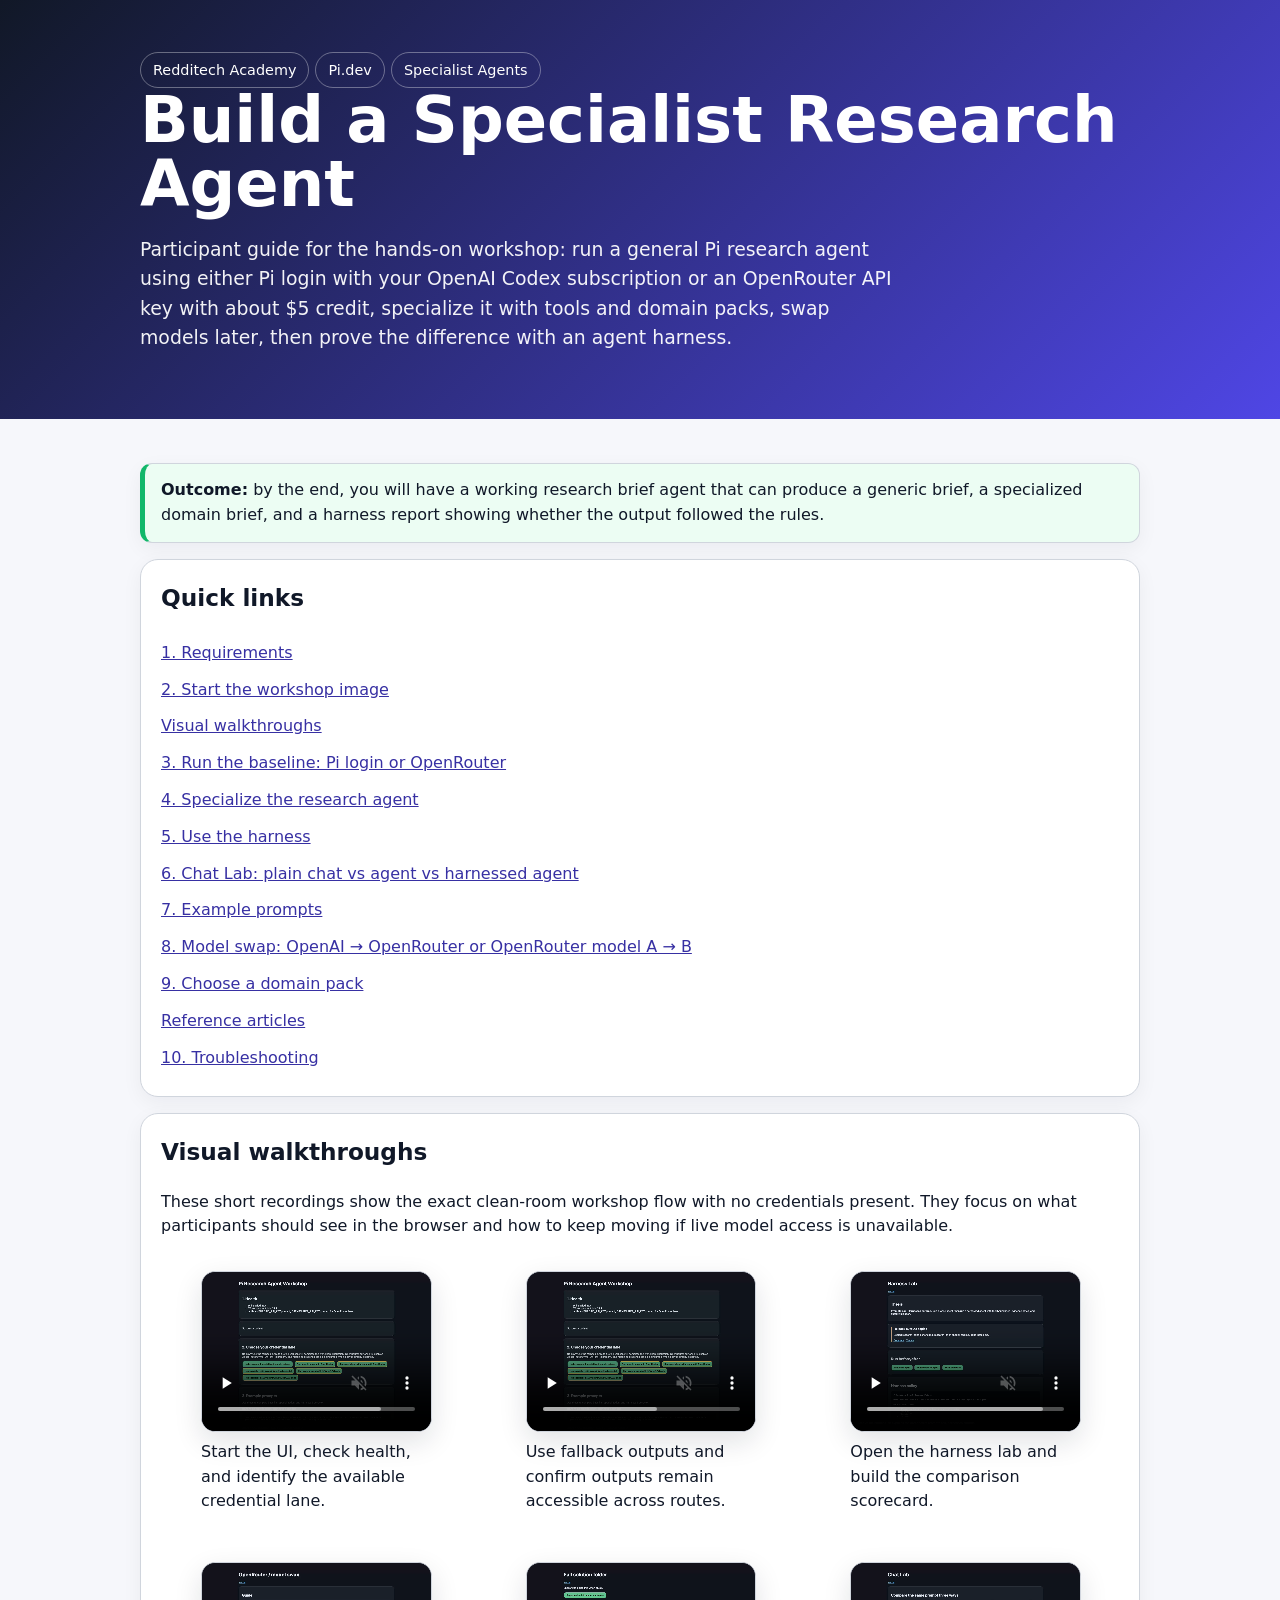
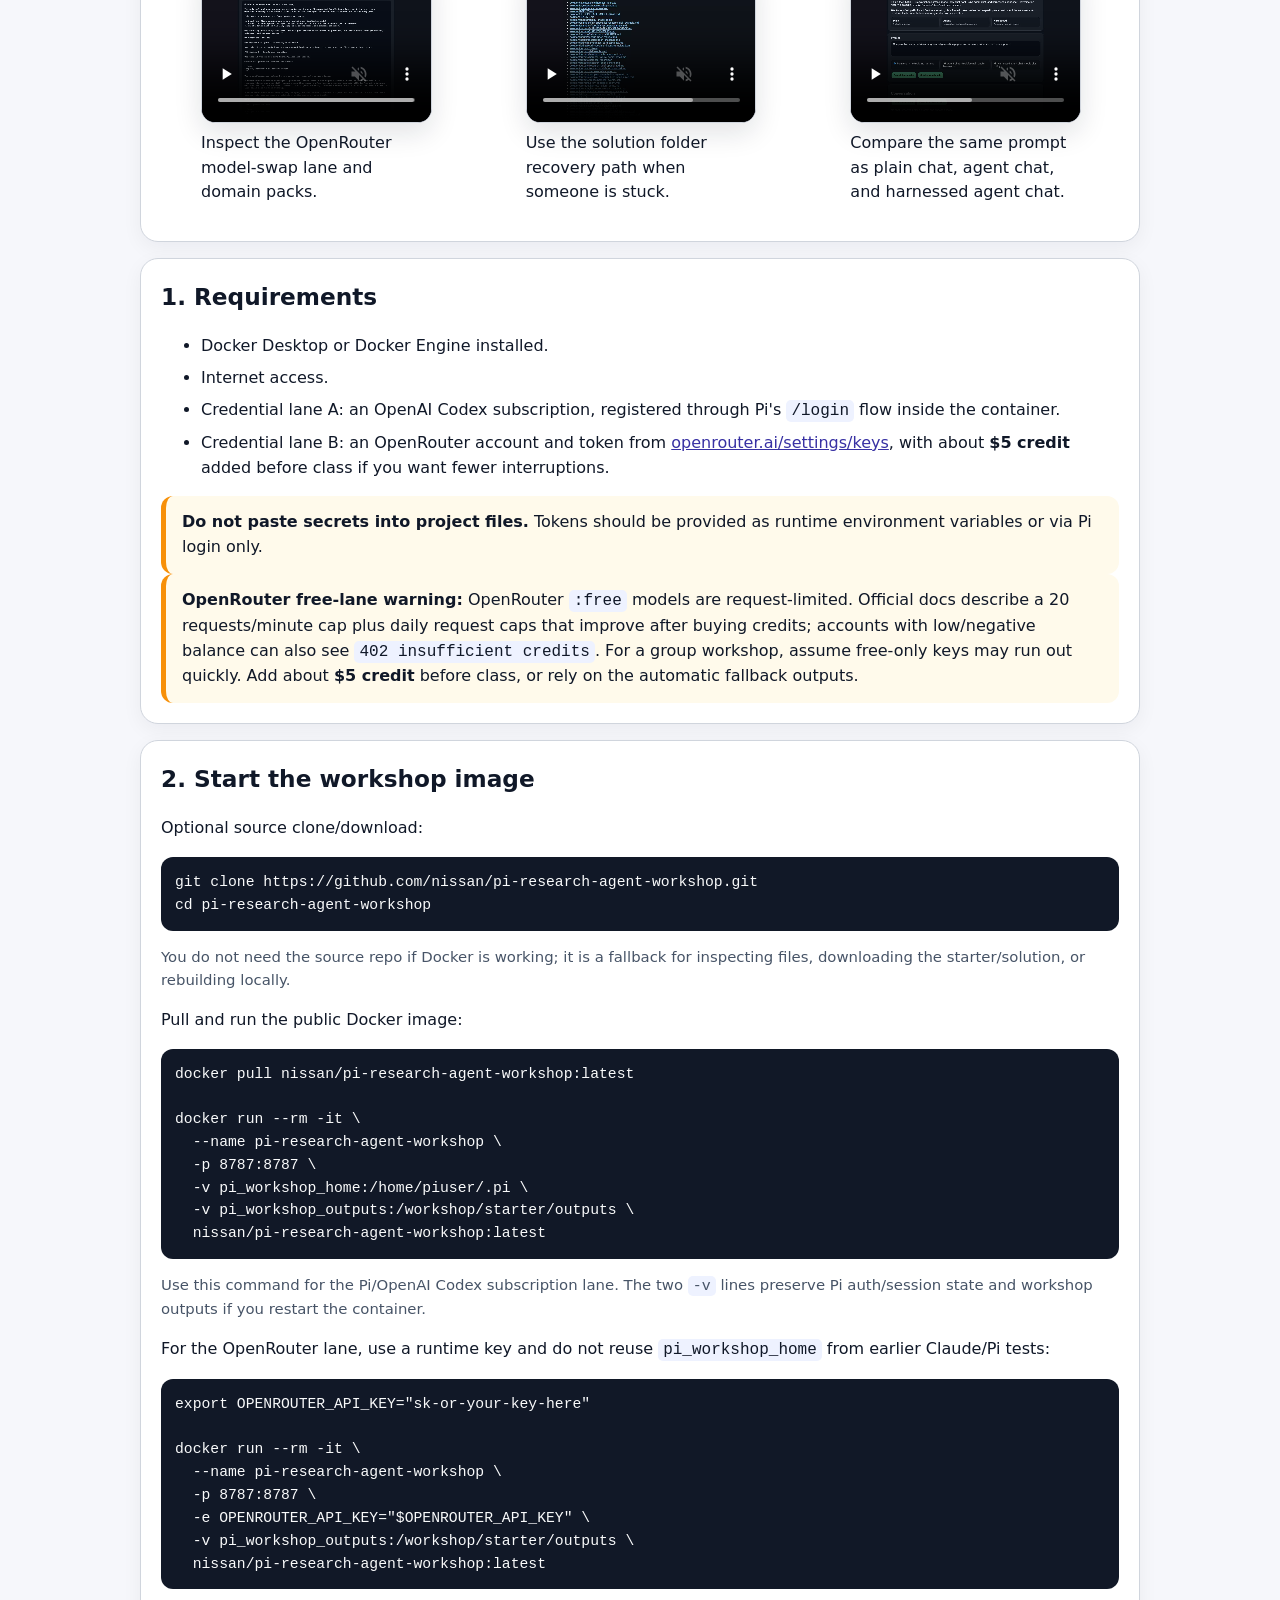
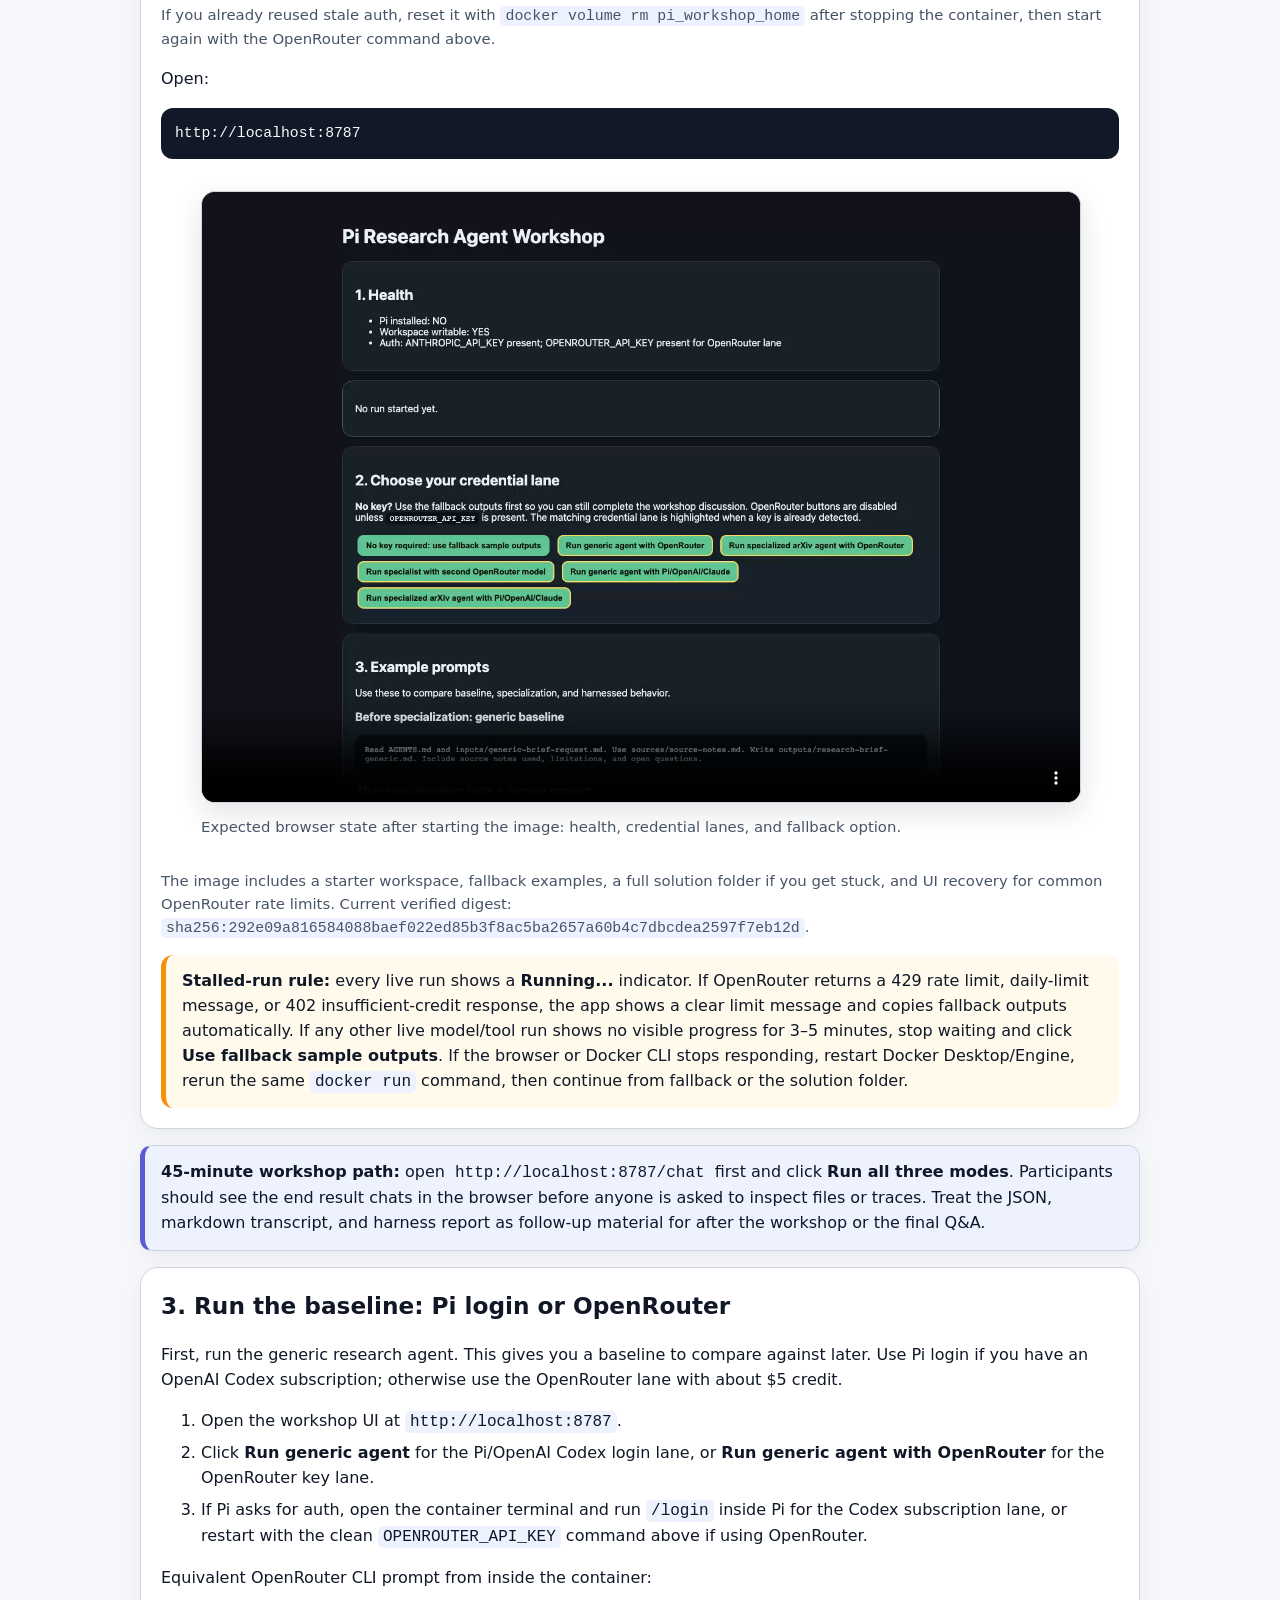
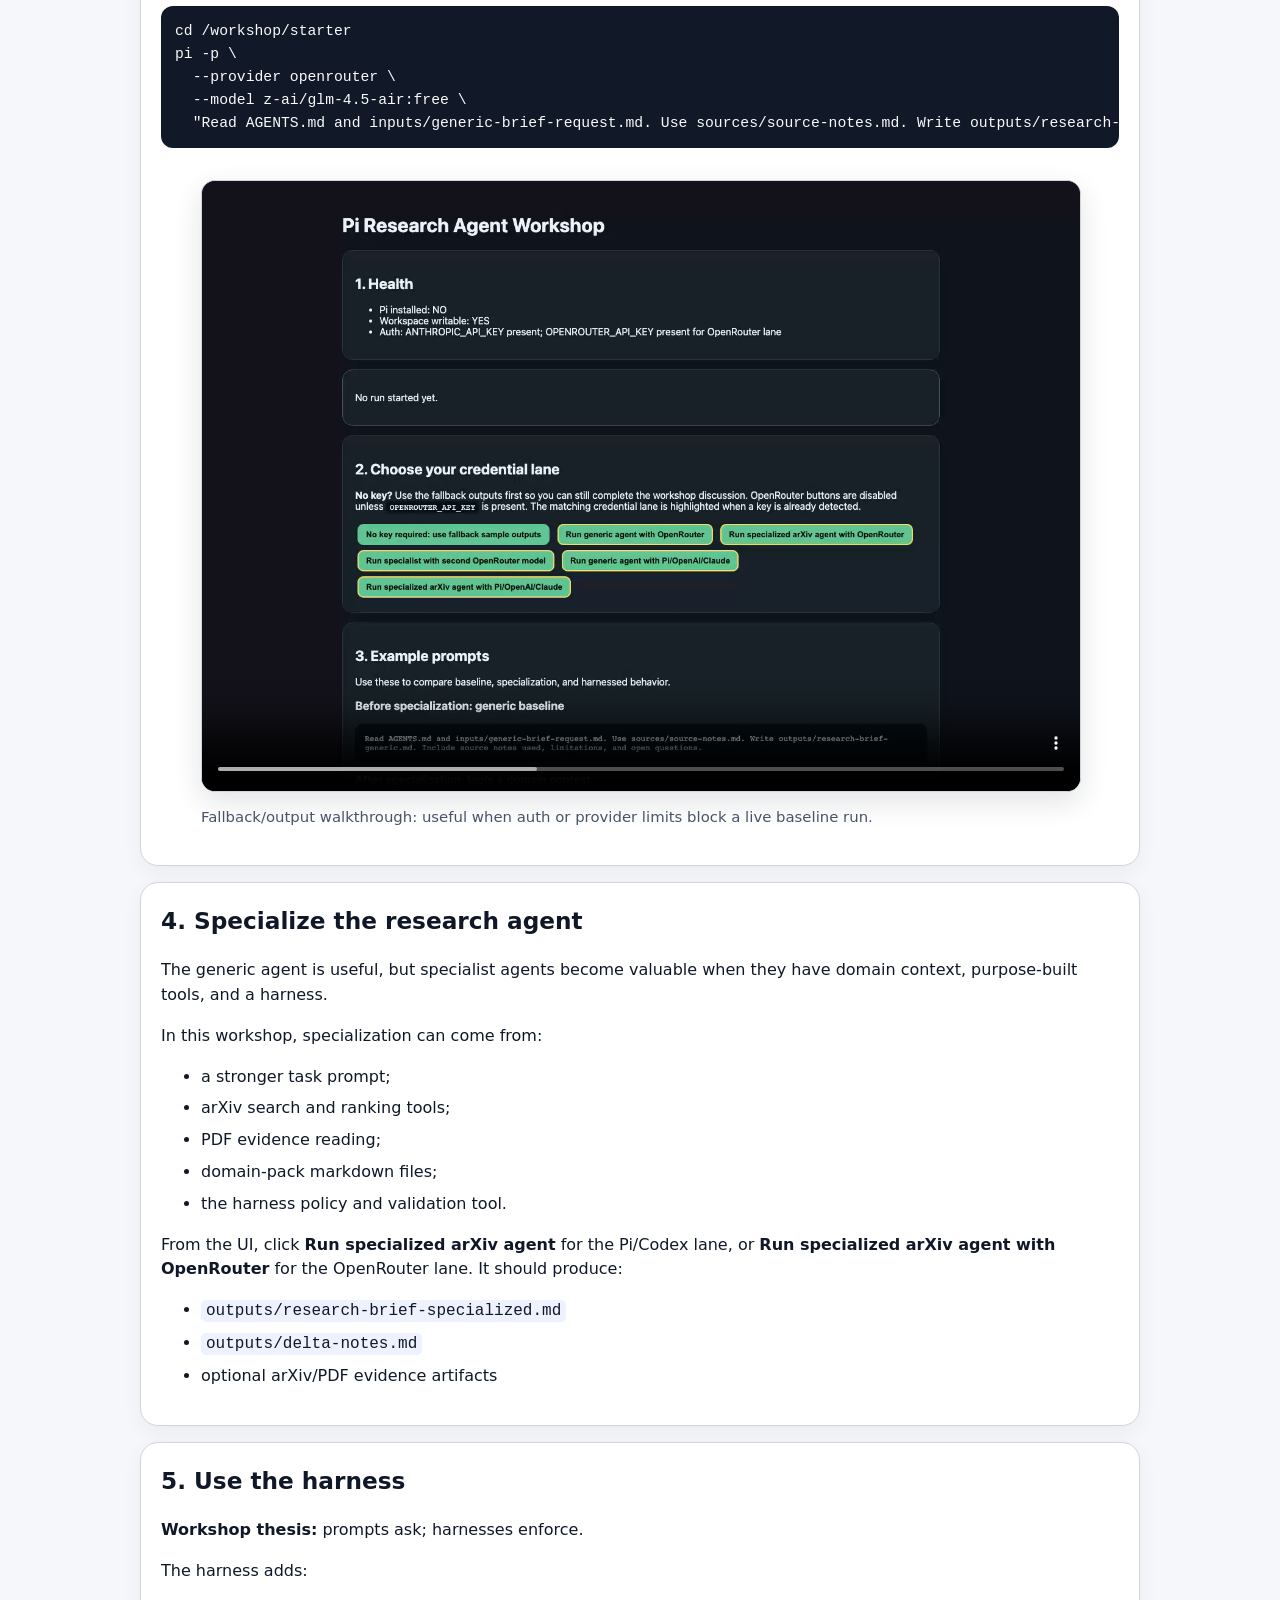
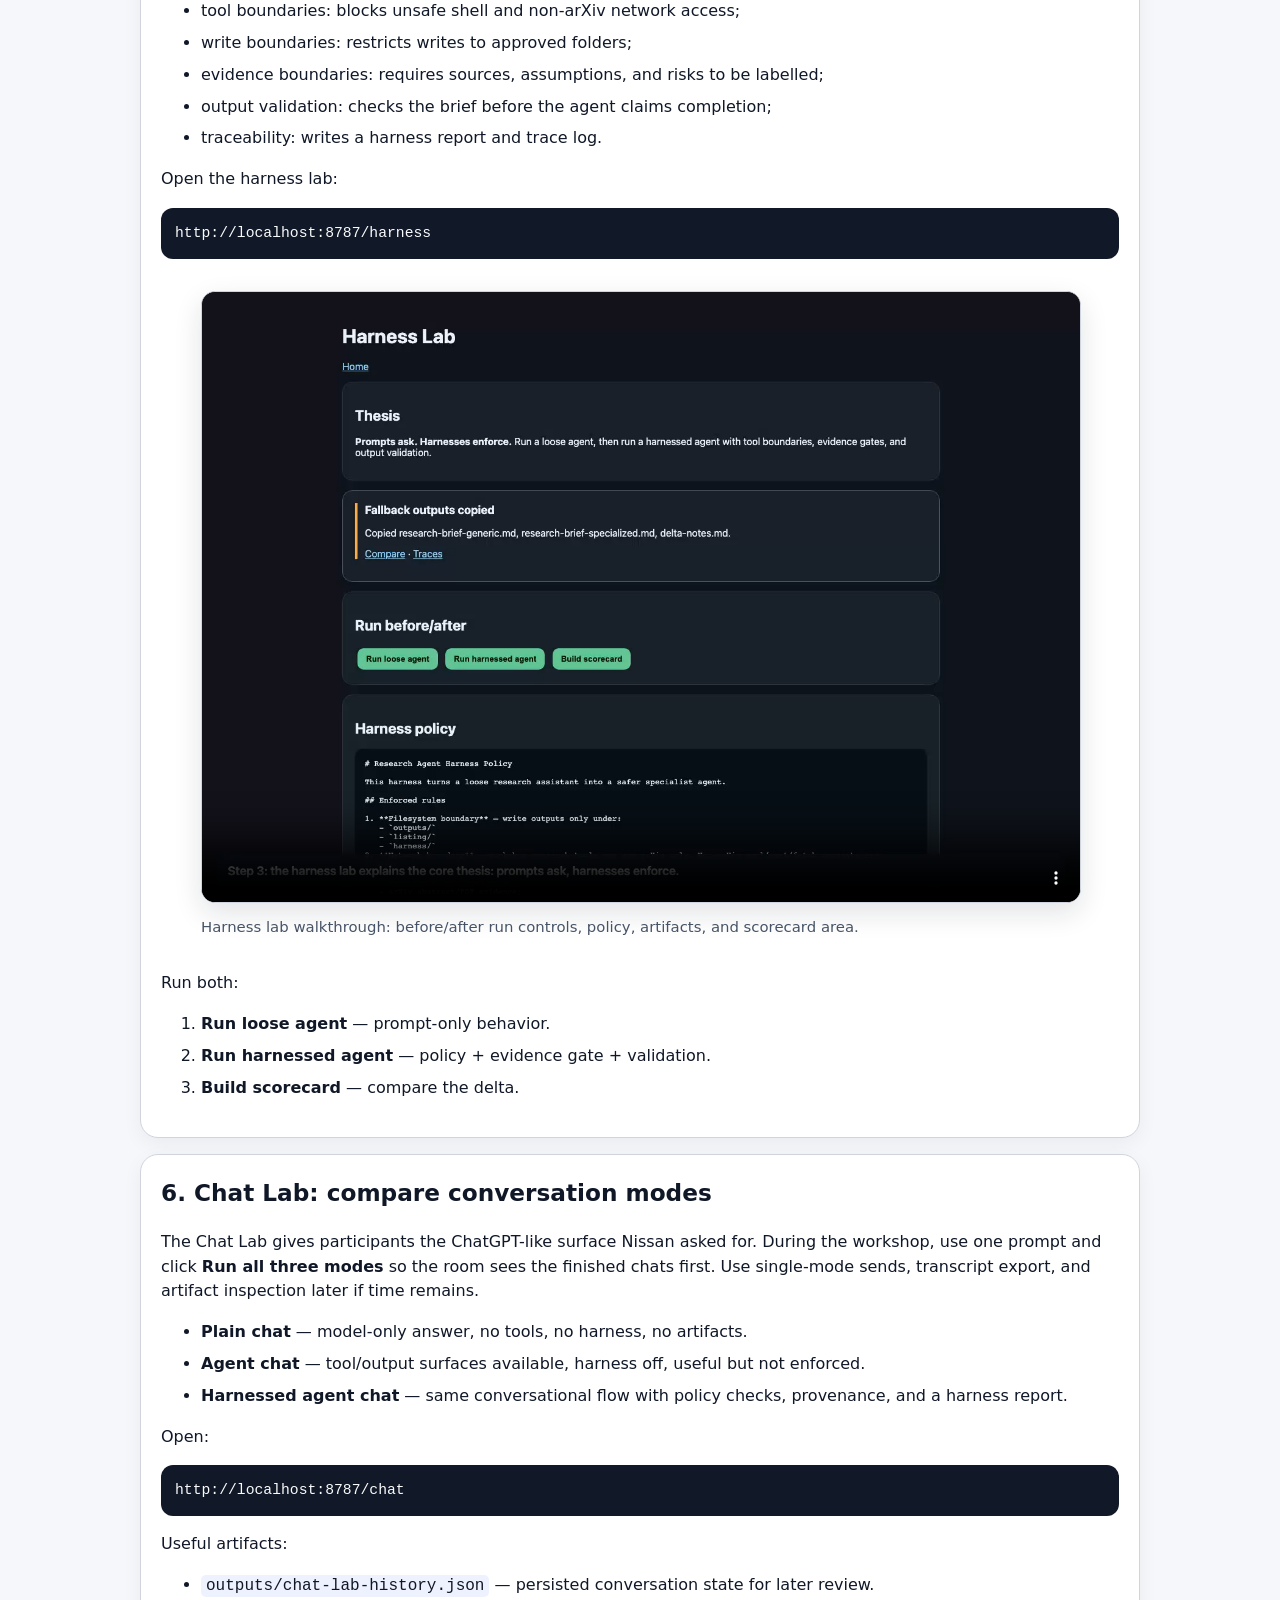
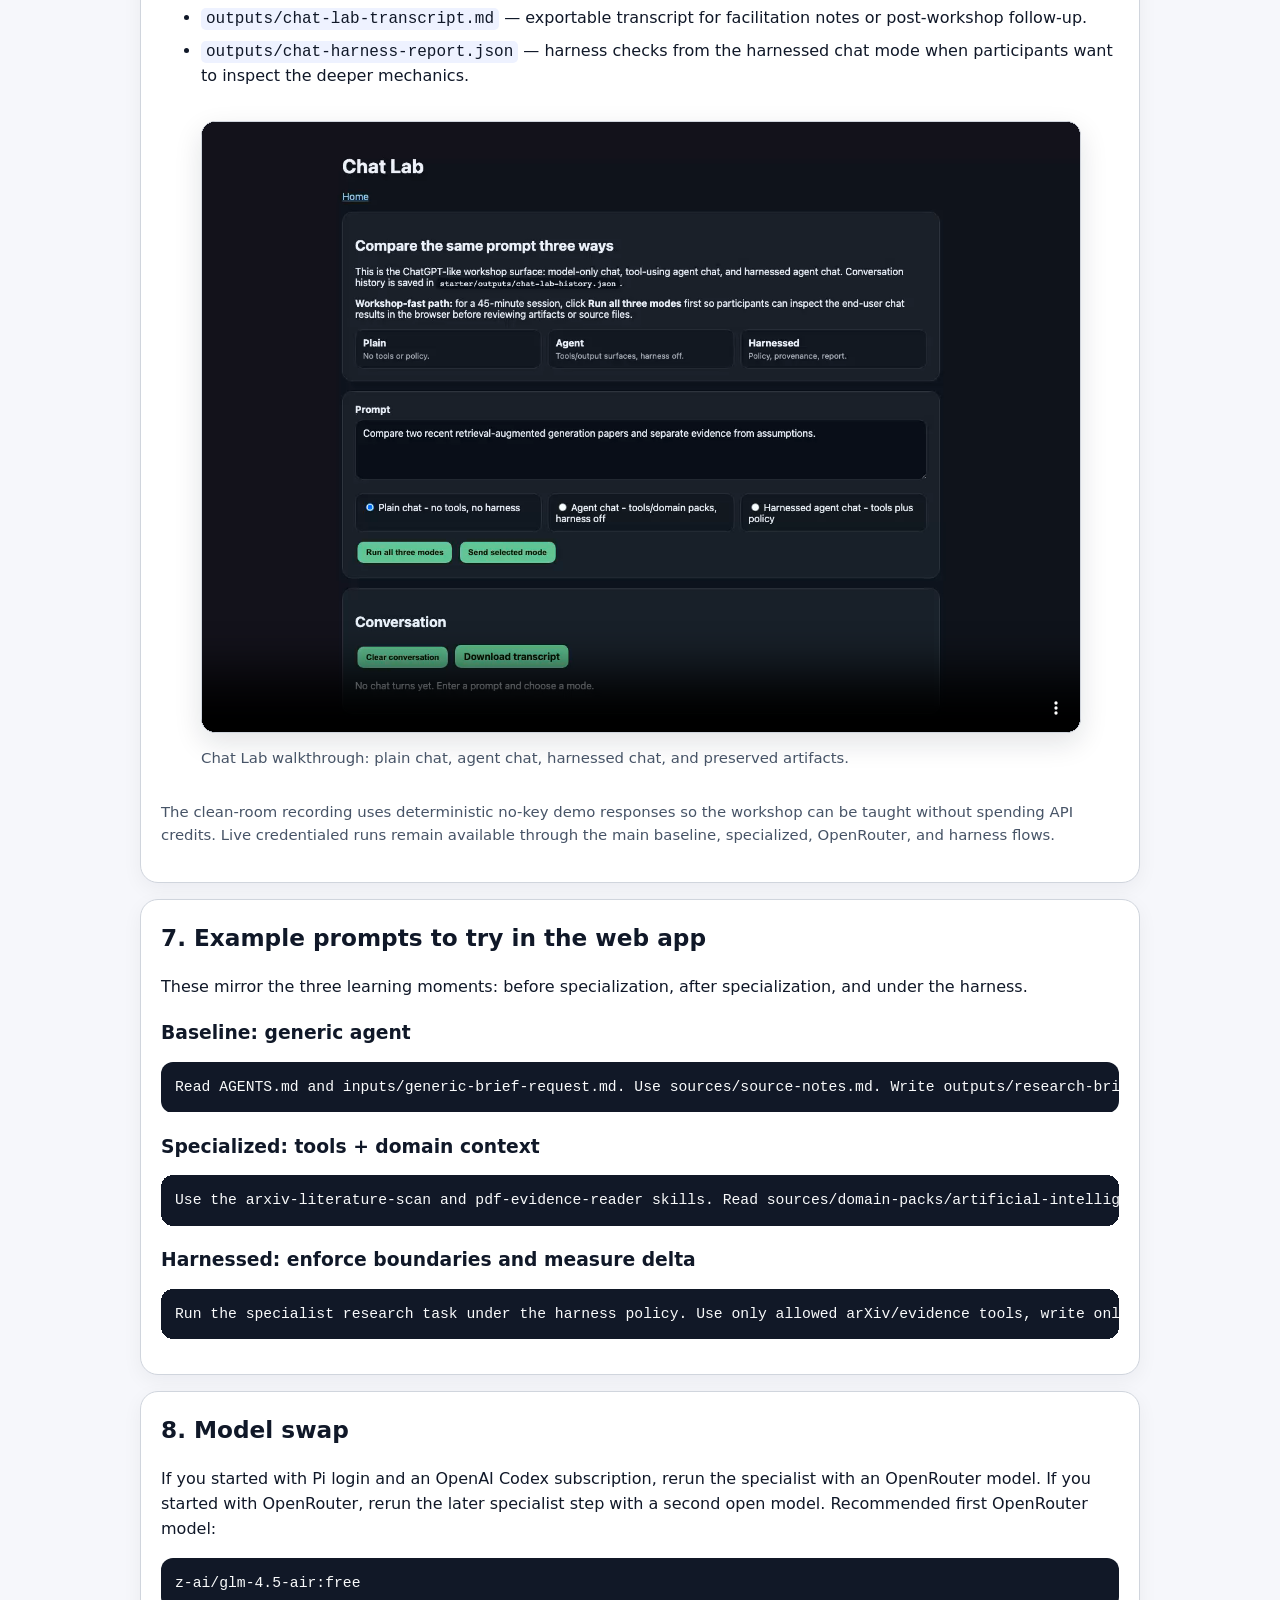
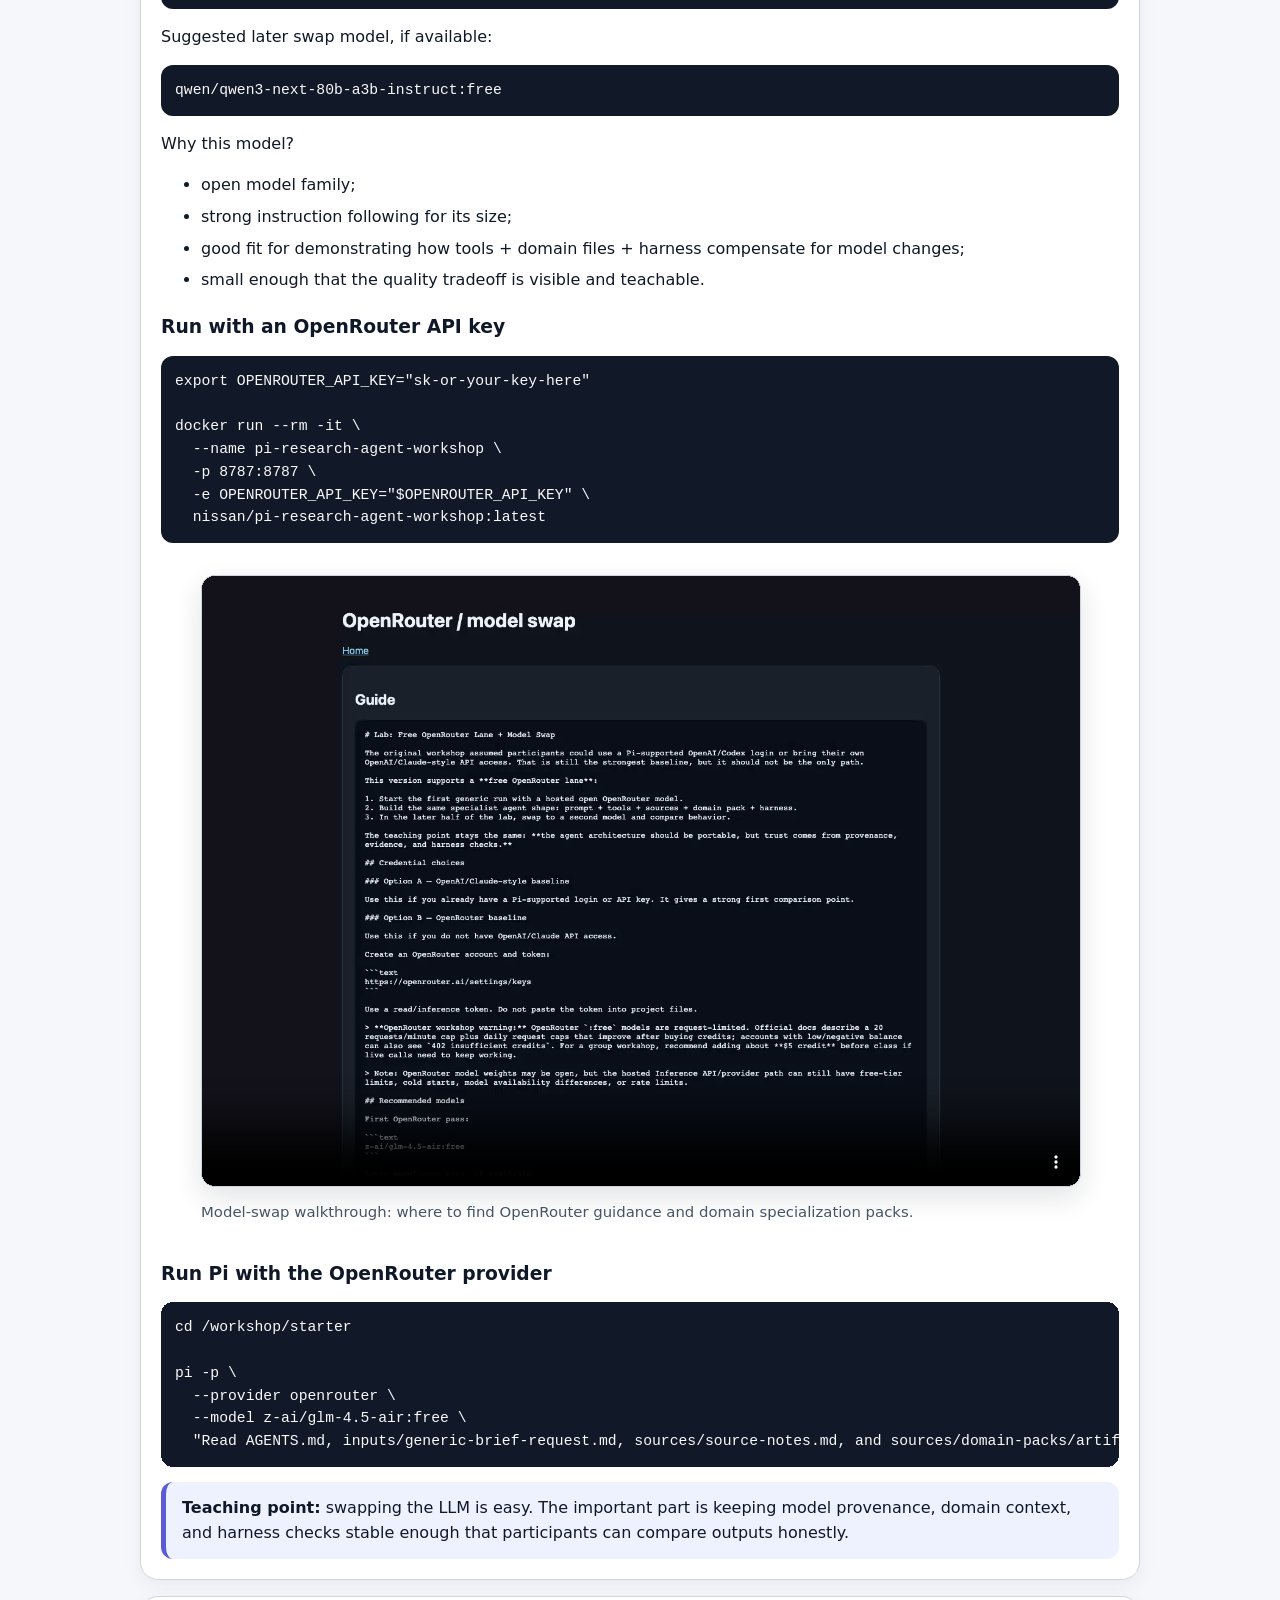
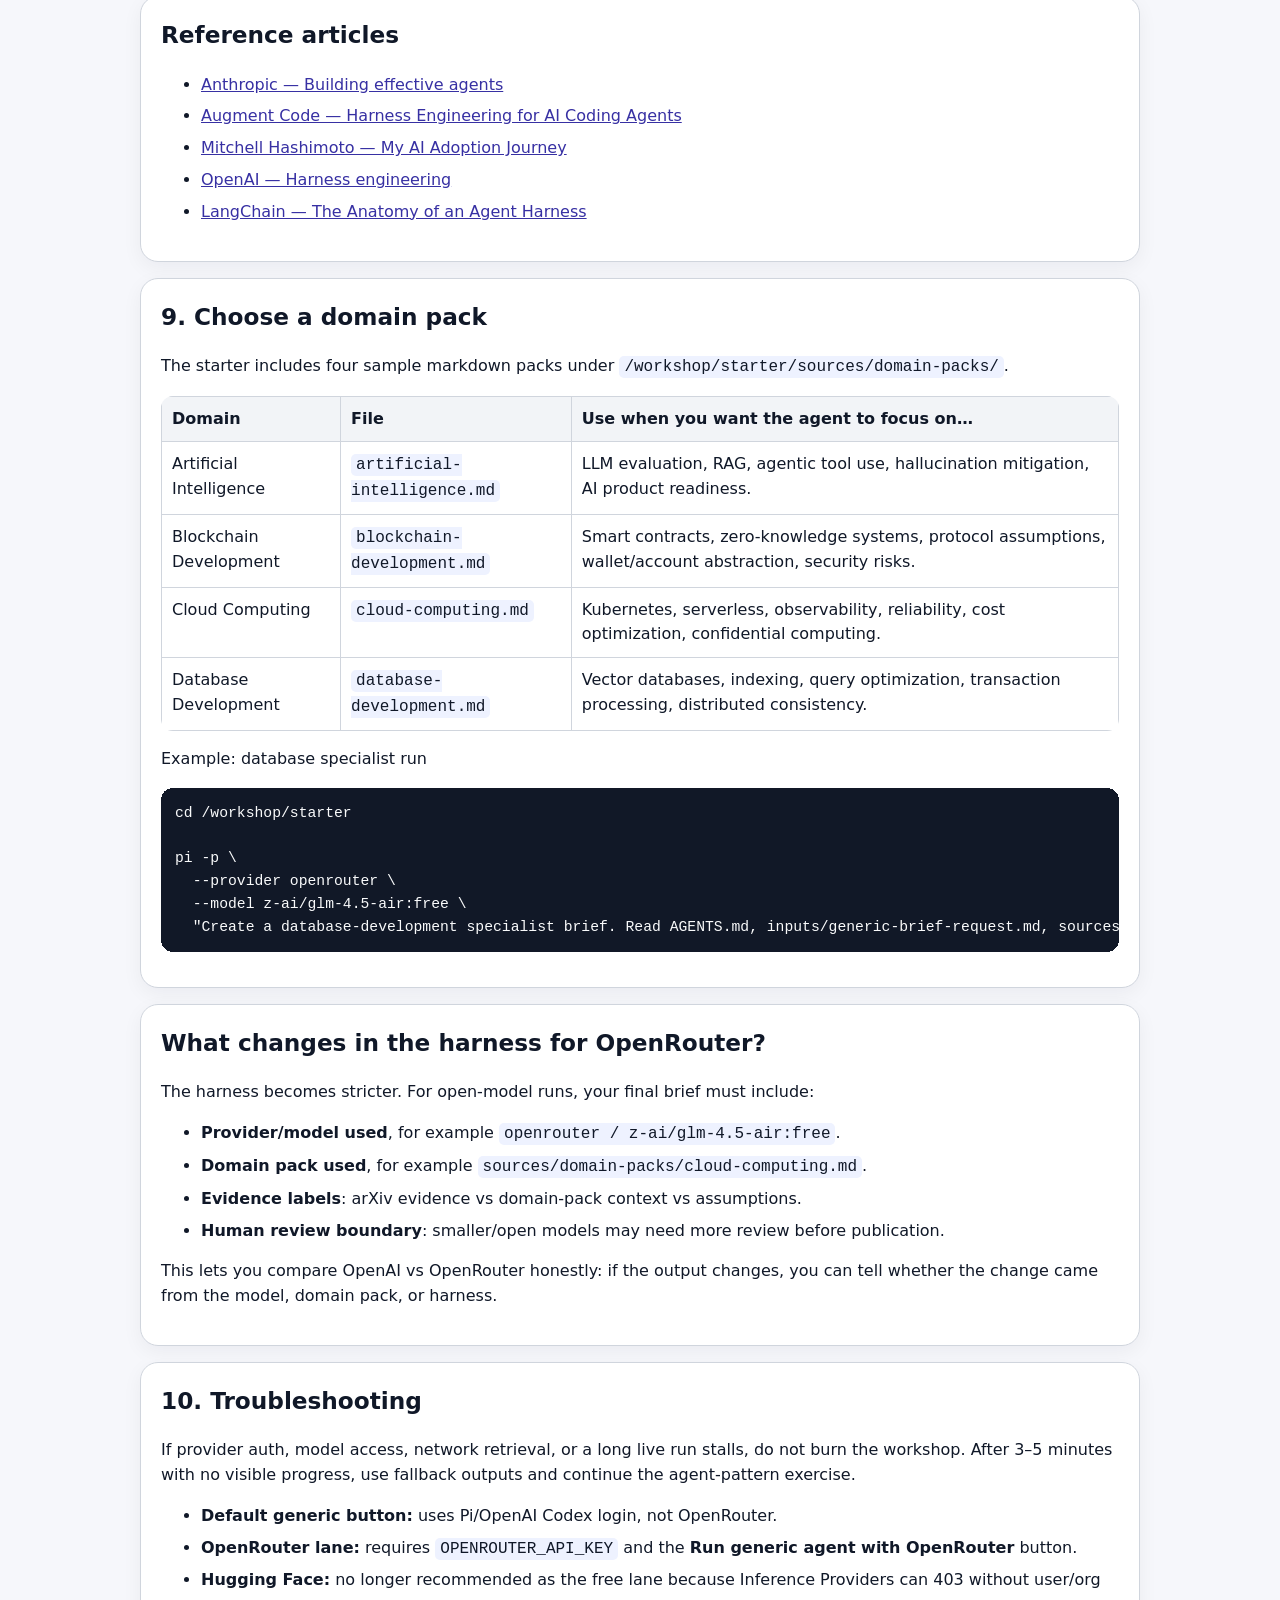
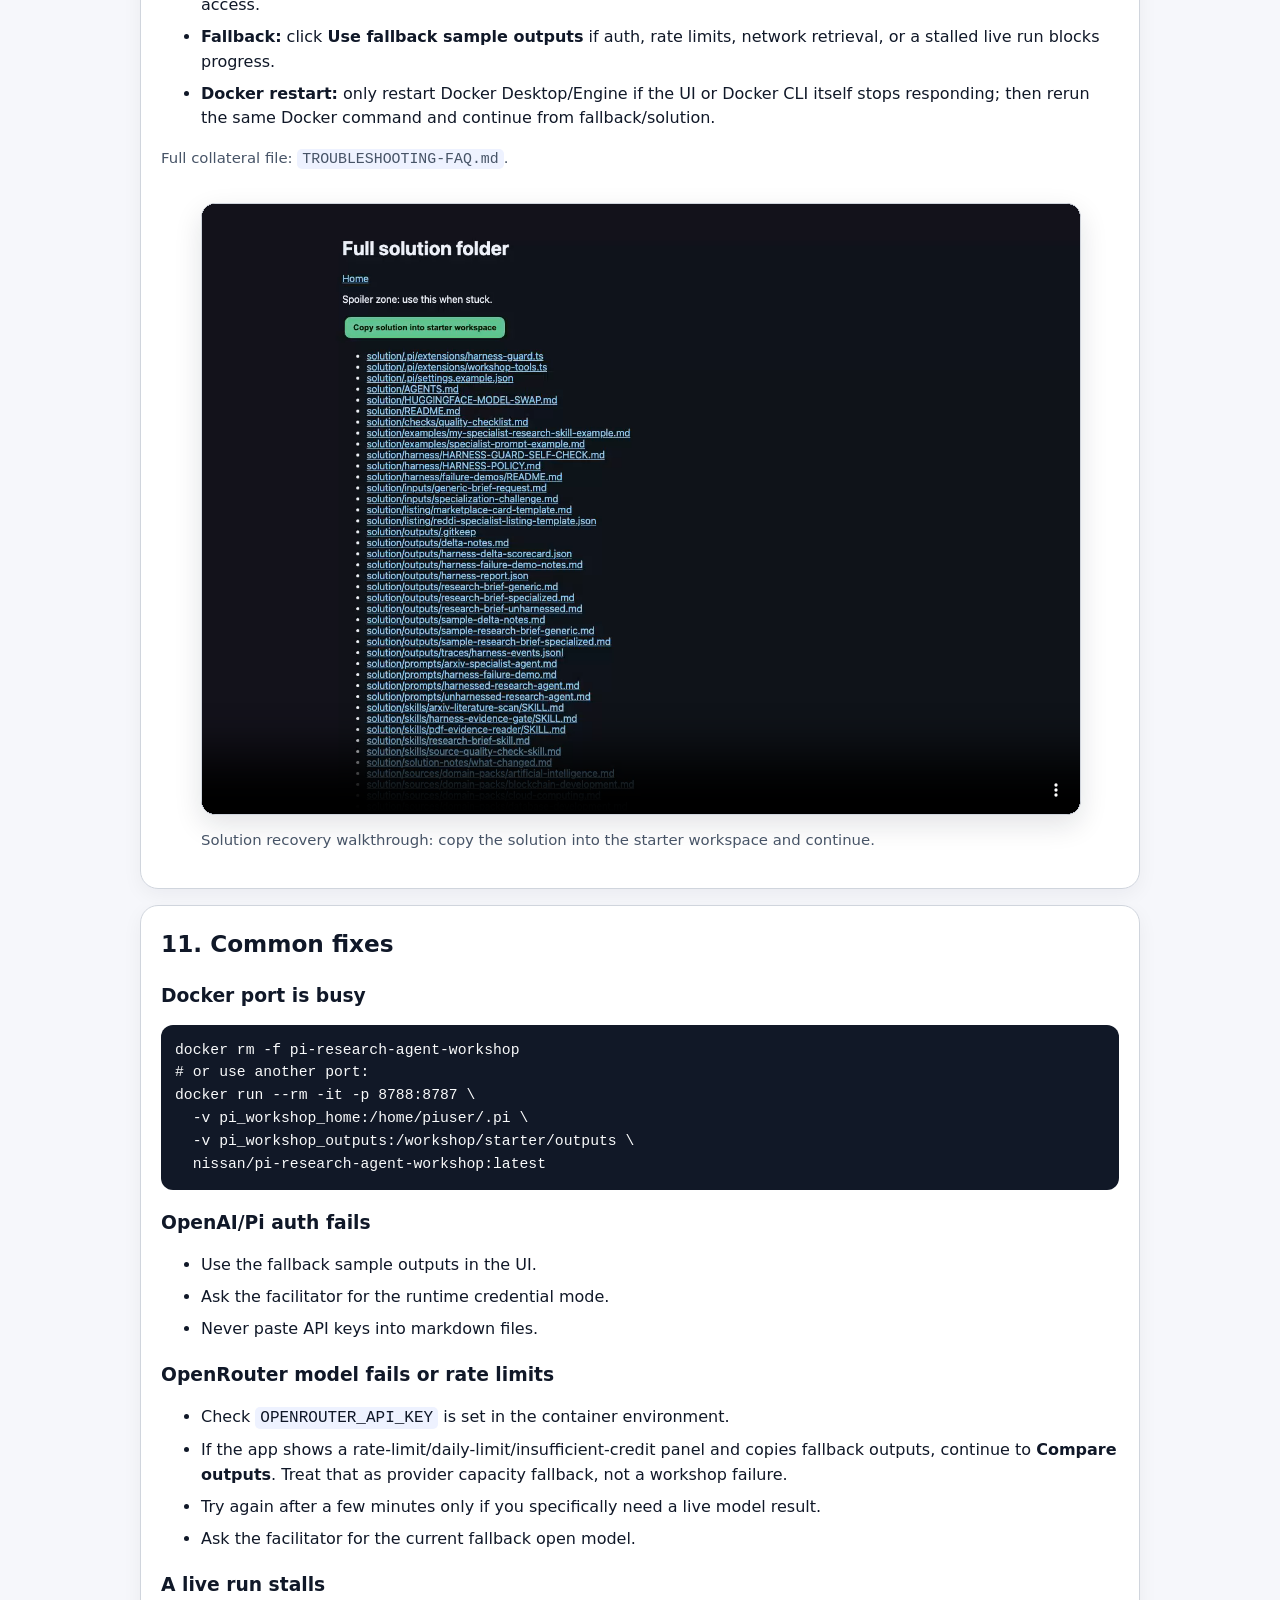
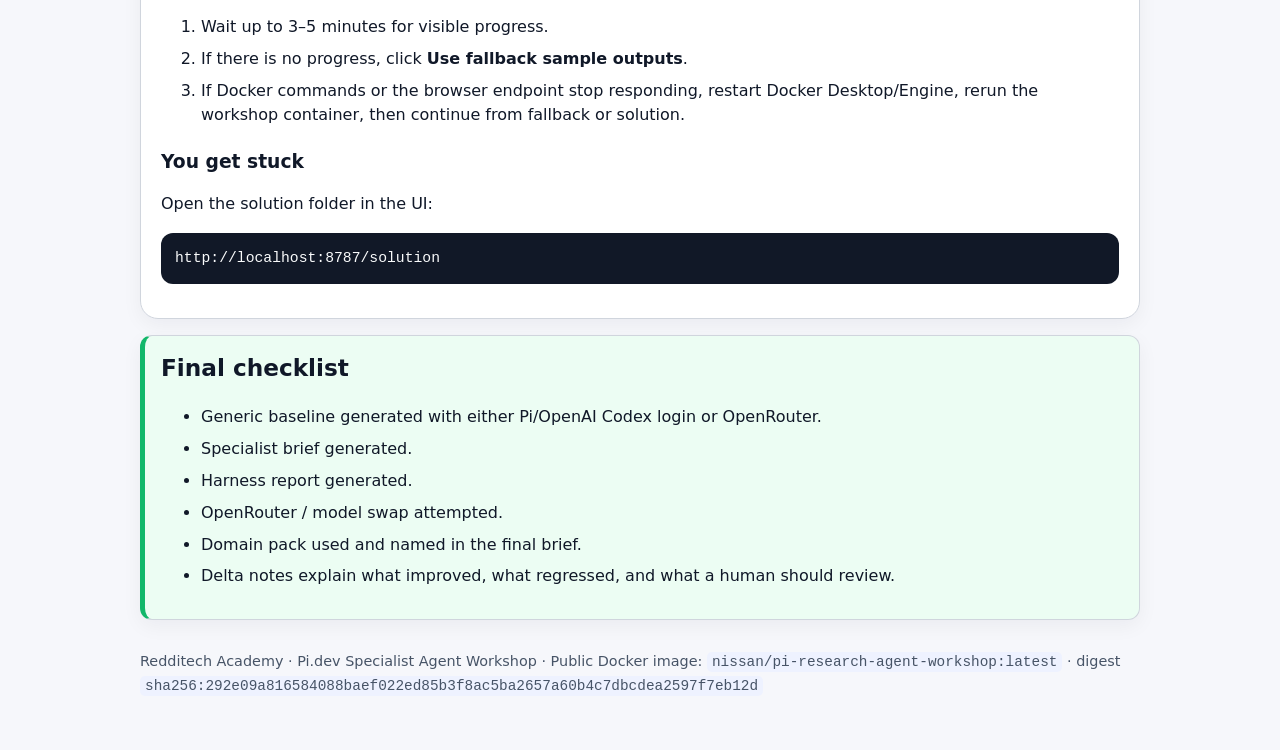
<file: participant-share/index.html>
<!doctype html>
<html lang="en">
<head>
  <meta charset="utf-8" />
  <meta name="viewport" content="width=device-width, initial-scale=1" />
  <title>Pi Research Agent Workshop — Participant Guide</title>
  <style>
    :root { color-scheme: light; --ink:#101828; --muted:#475467; --card:#fff; --bg:#f6f7fb; --brand:#5b5bd6; --line:#d0d5dd; --code:#111827; }
    body { margin:0; font-family: Inter, ui-sans-serif, system-ui, -apple-system, BlinkMacSystemFont, "Segoe UI", sans-serif; background:var(--bg); color:var(--ink); line-height:1.55; }
    header { background:linear-gradient(135deg,#111827,#4f46e5); color:white; padding:48px 22px; }
    main { max-width:1000px; margin:0 auto; padding:28px 18px 70px; }
    h1 { margin:0 0 8px; font-size:clamp(2rem,5vw,4rem); line-height:1; }
    h2 { margin-top:0; font-size:1.45rem; }
    h3 { margin-bottom:6px; }
    a { color:#3730a3; }
    .subtitle { font-size:1.18rem; max-width:760px; opacity:.94; }
    .pill { display:inline-block; border:1px solid rgba(255,255,255,.35); border-radius:999px; padding:6px 12px; margin:4px 6px 0 0; font-size:.9rem; }
    .grid { display:grid; grid-template-columns:repeat(auto-fit,minmax(260px,1fr)); gap:16px; }
    .card { background:var(--card); border:1px solid var(--line); border-radius:18px; padding:20px; margin:16px 0; box-shadow:0 6px 20px rgba(16,24,40,.05); }
    .callout { border-left:5px solid var(--brand); background:#eef2ff; padding:14px 16px; border-radius:12px; }
    .warn { border-left-color:#f79009; background:#fffaeb; }
    .success { border-left-color:#12b76a; background:#ecfdf3; }
    pre { background:var(--code); color:#f9fafb; padding:14px; border-radius:12px; overflow-x:auto; font-size:.92rem; }
    code { font-family: ui-monospace, SFMono-Regular, Menlo, Consolas, monospace; background:#eef2ff; padding:2px 5px; border-radius:5px; }
    pre code { background:transparent; padding:0; }
    ol li, ul li { margin:7px 0; }
    table { border-collapse:collapse; width:100%; overflow:hidden; border-radius:12px; }
    th,td { border:1px solid var(--line); padding:10px; text-align:left; vertical-align:top; }
    th { background:#f2f4f7; }
    video { width:100%; border:1px solid var(--line); border-radius:14px; background:#111827; box-shadow:0 10px 28px rgba(16,24,40,.12); }
    .walkthrough { display:grid; gap:14px; margin-top:16px; }
    .walkthrough figcaption { color:var(--muted); font-size:.93rem; margin-top:6px; }
    .small { color:var(--muted); font-size:.93rem; }
    .toc a { display:block; padding:6px 0; }
    .footer { color:var(--muted); font-size:.9rem; margin-top:30px; }
  </style>
</head>
<body>
<header>
  <div style="max-width:1000px;margin:0 auto;">
    <div class="pill">Redditech Academy</div><div class="pill">Pi.dev</div><div class="pill">Specialist Agents</div>
    <h1>Build a Specialist Research Agent</h1>
    <p class="subtitle">Participant guide for the hands-on workshop: run a general Pi research agent using either Pi login with your OpenAI Codex subscription or an OpenRouter API key with about $5 credit, specialize it with tools and domain packs, swap models later, then prove the difference with an agent harness.</p>
  </div>
</header>
<main>
  <section class="card callout success">
    <strong>Outcome:</strong> by the end, you will have a working research brief agent that can produce a generic brief, a specialized domain brief, and a harness report showing whether the output followed the rules.
  </section>

  <section class="card toc">
    <h2>Quick links</h2>
    <a href="#requirements">1. Requirements</a>
    <a href="#start">2. Start the workshop image</a>
    <a href="#walkthroughs">Visual walkthroughs</a>
    <a href="#baseline">3. Run the baseline: Pi login or OpenRouter</a>
    <a href="#specialize">4. Specialize the research agent</a>
    <a href="#harness">5. Use the harness</a>
    <a href="#chat-lab">6. Chat Lab: plain chat vs agent vs harnessed agent</a>
    <a href="#example-prompts">7. Example prompts</a>
    <a href="#openrouter">8. Model swap: OpenAI → OpenRouter or OpenRouter model A → B</a>
    <a href="#domain-packs">9. Choose a domain pack</a>
    <a href="#references">Reference articles</a>
    <a href="#troubleshooting">10. Troubleshooting</a>
  </section>

  <section id="walkthroughs" class="card">
    <h2>Visual walkthroughs</h2>
    <p>These short recordings show the exact clean-room workshop flow with no credentials present. They focus on what participants should see in the browser and how to keep moving if live model access is unavailable.</p>
    <div class="grid">
      <figure>
        <video controls muted preload="metadata" src="media/01-start-workshop-ui.webm"></video>
        <figcaption>Start the UI, check health, and identify the available credential lane.</figcaption>
      </figure>
      <figure>
        <video controls muted preload="metadata" src="media/02-fallback-and-outputs.webm"></video>
        <figcaption>Use fallback outputs and confirm outputs remain accessible across routes.</figcaption>
      </figure>
      <figure>
        <video controls muted preload="metadata" src="media/03-harness-lab.webm"></video>
        <figcaption>Open the harness lab and build the comparison scorecard.</figcaption>
      </figure>
      <figure>
        <video controls muted preload="metadata" src="media/04-model-swap-domain-packs.webm"></video>
        <figcaption>Inspect the OpenRouter model-swap lane and domain packs.</figcaption>
      </figure>
      <figure>
        <video controls muted preload="metadata" src="media/05-solution-recovery.webm"></video>
        <figcaption>Use the solution folder recovery path when someone is stuck.</figcaption>
      </figure>
      <figure>
        <video controls muted preload="metadata" src="media/06-chat-lab.webm"></video>
        <figcaption>Compare the same prompt as plain chat, agent chat, and harnessed agent chat.</figcaption>
      </figure>
    </div>
  </section>

  <section id="requirements" class="card">
    <h2>1. Requirements</h2>
    <ul>
      <li>Docker Desktop or Docker Engine installed.</li>
      <li>Internet access.</li>
      <li>Credential lane A: an OpenAI Codex subscription, registered through Pi's <code>/login</code> flow inside the container.</li>
      <li>Credential lane B: an OpenRouter account and token from <a href="https://openrouter.ai/settings/keys">openrouter.ai/settings/keys</a>, with about <strong>$5 credit</strong> added before class if you want fewer interruptions.</li>
    </ul>
    <div class="callout warn"><strong>Do not paste secrets into project files.</strong> Tokens should be provided as runtime environment variables or via Pi login only.</div>
  <div class="callout warn"><strong>OpenRouter free-lane warning:</strong> OpenRouter <code>:free</code> models are request-limited. Official docs describe a 20 requests/minute cap plus daily request caps that improve after buying credits; accounts with low/negative balance can also see <code>402 insufficient credits</code>. For a group workshop, assume free-only keys may run out quickly. Add about <strong>$5 credit</strong> before class, or rely on the automatic fallback outputs.</div>
  </section>

  <section id="start" class="card">
    <h2>2. Start the workshop image</h2>
    <p>Optional source clone/download:</p>
    <pre><code>git clone https://github.com/nissan/pi-research-agent-workshop.git
cd pi-research-agent-workshop</code></pre>
    <p class="small">You do not need the source repo if Docker is working; it is a fallback for inspecting files, downloading the starter/solution, or rebuilding locally.</p>
    <p>Pull and run the public Docker image:</p>
    <pre><code>docker pull nissan/pi-research-agent-workshop:latest

docker run --rm -it \
  --name pi-research-agent-workshop \
  -p 8787:8787 \
  -v pi_workshop_home:/home/piuser/.pi \
  -v pi_workshop_outputs:/workshop/starter/outputs \
  nissan/pi-research-agent-workshop:latest</code></pre>
    <p class="small">Use this command for the Pi/OpenAI Codex subscription lane. The two <code>-v</code> lines preserve Pi auth/session state and workshop outputs if you restart the container.</p>
    <p>For the OpenRouter lane, use a runtime key and do not reuse <code>pi_workshop_home</code> from earlier Claude/Pi tests:</p>
    <pre><code>export OPENROUTER_API_KEY="sk-or-your-key-here"

docker run --rm -it \
  --name pi-research-agent-workshop \
  -p 8787:8787 \
  -e OPENROUTER_API_KEY="$OPENROUTER_API_KEY" \
  -v pi_workshop_outputs:/workshop/starter/outputs \
  nissan/pi-research-agent-workshop:latest</code></pre>
    <p class="small">If you already reused stale auth, reset it with <code>docker volume rm pi_workshop_home</code> after stopping the container, then start again with the OpenRouter command above.</p>
    <p>Open:</p>
    <pre><code>http://localhost:8787</code></pre>
    <div class="walkthrough">
      <figure>
        <video controls muted preload="metadata" src="media/01-start-workshop-ui.webm"></video>
        <figcaption>Expected browser state after starting the image: health, credential lanes, and fallback option.</figcaption>
      </figure>
    </div>
    <p class="small">The image includes a starter workspace, fallback examples, a full solution folder if you get stuck, and UI recovery for common OpenRouter rate limits. Current verified digest: <code>sha256:292e09a816584088baef022ed85b3f8ac5ba2657a60b4c7dbcdea2597f7eb12d</code>.</p>
    <div class="callout warn"><strong>Stalled-run rule:</strong> every live run shows a <strong>Running...</strong> indicator. If OpenRouter returns a 429 rate limit, daily-limit message, or 402 insufficient-credit response, the app shows a clear limit message and copies fallback outputs automatically. If any other live model/tool run shows no visible progress for 3–5 minutes, stop waiting and click <strong>Use fallback sample outputs</strong>. If the browser or Docker CLI stops responding, restart Docker Desktop/Engine, rerun the same <code>docker run</code> command, then continue from fallback or the solution folder.</div>
  </section>

  <section class="card callout">
    <strong>45-minute workshop path:</strong> open <code>http://localhost:8787/chat</code> first and click <strong>Run all three modes</strong>. Participants should see the end result chats in the browser before anyone is asked to inspect files or traces. Treat the JSON, markdown transcript, and harness report as follow-up material for after the workshop or the final Q&A.
  </section>

  <section id="baseline" class="card">
    <h2>3. Run the baseline: Pi login or OpenRouter</h2>
    <p>First, run the generic research agent. This gives you a baseline to compare against later. Use Pi login if you have an OpenAI Codex subscription; otherwise use the OpenRouter lane with about $5 credit.</p>
    <ol>
      <li>Open the workshop UI at <code>http://localhost:8787</code>.</li>
      <li>Click <strong>Run generic agent</strong> for the Pi/OpenAI Codex login lane, or <strong>Run generic agent with OpenRouter</strong> for the OpenRouter key lane.</li>
      <li>If Pi asks for auth, open the container terminal and run <code>/login</code> inside Pi for the Codex subscription lane, or restart with the clean <code>OPENROUTER_API_KEY</code> command above if using OpenRouter.</li>
    </ol>
    <p>Equivalent OpenRouter CLI prompt from inside the container:</p>
    <pre><code>cd /workshop/starter
pi -p \
  --provider openrouter \
  --model z-ai/glm-4.5-air:free \
  "Read AGENTS.md and inputs/generic-brief-request.md. Use sources/source-notes.md. Write outputs/research-brief-generic.md. Include provider/model used, source notes used, limitations, and open questions."</code></pre>
    <div class="walkthrough">
      <figure>
        <video controls muted preload="metadata" src="media/02-fallback-and-outputs.webm"></video>
        <figcaption>Fallback/output walkthrough: useful when auth or provider limits block a live baseline run.</figcaption>
      </figure>
    </div>
  </section>

  <section id="specialize" class="card">
    <h2>4. Specialize the research agent</h2>
    <p>The generic agent is useful, but specialist agents become valuable when they have domain context, purpose-built tools, and a harness.</p>
    <p>In this workshop, specialization can come from:</p>
    <ul>
      <li>a stronger task prompt;</li>
      <li>arXiv search and ranking tools;</li>
      <li>PDF evidence reading;</li>
      <li>domain-pack markdown files;</li>
      <li>the harness policy and validation tool.</li>
    </ul>
    <p>From the UI, click <strong>Run specialized arXiv agent</strong> for the Pi/Codex lane, or <strong>Run specialized arXiv agent with OpenRouter</strong> for the OpenRouter lane. It should produce:</p>
    <ul>
      <li><code>outputs/research-brief-specialized.md</code></li>
      <li><code>outputs/delta-notes.md</code></li>
      <li>optional arXiv/PDF evidence artifacts</li>
    </ul>
  </section>

  <section id="harness" class="card">
    <h2>5. Use the harness</h2>
    <p><strong>Workshop thesis:</strong> prompts ask; harnesses enforce.</p>
    <p>The harness adds:</p>
    <ul>
      <li>tool boundaries: blocks unsafe shell and non-arXiv network access;</li>
      <li>write boundaries: restricts writes to approved folders;</li>
      <li>evidence boundaries: requires sources, assumptions, and risks to be labelled;</li>
      <li>output validation: checks the brief before the agent claims completion;</li>
      <li>traceability: writes a harness report and trace log.</li>
    </ul>
    <p>Open the harness lab:</p>
    <pre><code>http://localhost:8787/harness</code></pre>
    <div class="walkthrough">
      <figure>
        <video controls muted preload="metadata" src="media/03-harness-lab.webm"></video>
        <figcaption>Harness lab walkthrough: before/after run controls, policy, artifacts, and scorecard area.</figcaption>
      </figure>
    </div>
    <p>Run both:</p>
    <ol>
      <li><strong>Run loose agent</strong> — prompt-only behavior.</li>
      <li><strong>Run harnessed agent</strong> — policy + evidence gate + validation.</li>
      <li><strong>Build scorecard</strong> — compare the delta.</li>
    </ol>
  </section>

  <section id="chat-lab" class="card">
    <h2>6. Chat Lab: compare conversation modes</h2>
    <p>The Chat Lab gives participants the ChatGPT-like surface Nissan asked for. During the workshop, use one prompt and click <strong>Run all three modes</strong> so the room sees the finished chats first. Use single-mode sends, transcript export, and artifact inspection later if time remains.</p>
    <ul>
      <li><strong>Plain chat</strong> — model-only answer, no tools, no harness, no artifacts.</li>
      <li><strong>Agent chat</strong> — tool/output surfaces available, harness off, useful but not enforced.</li>
      <li><strong>Harnessed agent chat</strong> — same conversational flow with policy checks, provenance, and a harness report.</li>
    </ul>
    <p>Open:</p>
    <pre><code>http://localhost:8787/chat</code></pre>
    <p>Useful artifacts:</p>
    <ul>
      <li><code>outputs/chat-lab-history.json</code> — persisted conversation state for later review.</li>
      <li><code>outputs/chat-lab-transcript.md</code> — exportable transcript for facilitation notes or post-workshop follow-up.</li>
      <li><code>outputs/chat-harness-report.json</code> — harness checks from the harnessed chat mode when participants want to inspect the deeper mechanics.</li>
    </ul>
    <div class="walkthrough">
      <figure>
        <video controls muted preload="metadata" src="media/06-chat-lab.webm"></video>
        <figcaption>Chat Lab walkthrough: plain chat, agent chat, harnessed chat, and preserved artifacts.</figcaption>
      </figure>
    </div>
    <p class="small">The clean-room recording uses deterministic no-key demo responses so the workshop can be taught without spending API credits. Live credentialed runs remain available through the main baseline, specialized, OpenRouter, and harness flows.</p>
  </section>

  <section id="example-prompts" class="card">
    <h2>7. Example prompts to try in the web app</h2>
    <p>These mirror the three learning moments: before specialization, after specialization, and under the harness.</p>
    <h3>Baseline: generic agent</h3>
    <pre><code>Read AGENTS.md and inputs/generic-brief-request.md. Use sources/source-notes.md. Write outputs/research-brief-generic.md. Include source notes used, limitations, and open questions.</code></pre>
    <h3>Specialized: tools + domain context</h3>
    <pre><code>Use the arxiv-literature-scan and pdf-evidence-reader skills. Read sources/domain-packs/artificial-intelligence.md. Search arXiv, rank useful papers, read the best PDF if available, then write outputs/research-brief-specialized.md and outputs/delta-notes.md. Include evidence labels, provider/model used, risks, and open questions.</code></pre>
    <h3>Harnessed: enforce boundaries and measure delta</h3>
    <pre><code>Run the specialist research task under the harness policy. Use only allowed arXiv/evidence tools, write only approved output files, label evidence versus assumptions, run the harness check, and produce outputs/harness-report.json plus a short comparison against the generic baseline.</code></pre>
  </section>

  <section id="openrouter" class="card">
    <h2>8. Model swap</h2>
    <p>If you started with Pi login and an OpenAI Codex subscription, rerun the specialist with an OpenRouter model. If you started with OpenRouter, rerun the later specialist step with a second open model. Recommended first OpenRouter model:</p>
    <pre><code>z-ai/glm-4.5-air:free</code></pre>
    <p>Suggested later swap model, if available:</p>
    <pre><code>qwen/qwen3-next-80b-a3b-instruct:free</code></pre>
    <p>Why this model?</p>
    <ul>
      <li>open model family;</li>
      <li>strong instruction following for its size;</li>
      <li>good fit for demonstrating how tools + domain files + harness compensate for model changes;</li>
      <li>small enough that the quality tradeoff is visible and teachable.</li>
    </ul>
    <h3>Run with an OpenRouter API key</h3>
    <pre><code>export OPENROUTER_API_KEY="sk-or-your-key-here"

docker run --rm -it \
  --name pi-research-agent-workshop \
  -p 8787:8787 \
  -e OPENROUTER_API_KEY="$OPENROUTER_API_KEY" \
  nissan/pi-research-agent-workshop:latest</code></pre>
    <div class="walkthrough">
      <figure>
        <video controls muted preload="metadata" src="media/04-model-swap-domain-packs.webm"></video>
        <figcaption>Model-swap walkthrough: where to find OpenRouter guidance and domain specialization packs.</figcaption>
      </figure>
    </div>
    <h3>Run Pi with the OpenRouter provider</h3>
    <pre><code>cd /workshop/starter

pi -p \
  --provider openrouter \
  --model z-ai/glm-4.5-air:free \
  "Read AGENTS.md, inputs/generic-brief-request.md, sources/source-notes.md, and sources/domain-packs/artificial-intelligence.md. Write outputs/research-brief-specialized.md and outputs/delta-notes.md. Include provider/model used, domain pack used, evidence labels, risks, recommended next action, and open questions. Run the harness check before completion."</code></pre>
    <div class="callout"><strong>Teaching point:</strong> swapping the LLM is easy. The important part is keeping model provenance, domain context, and harness checks stable enough that participants can compare outputs honestly.</div>
  </section>

  <section id="references" class="card">
    <h2>Reference articles</h2>
    <ul>
      <li><a href="https://www.anthropic.com/engineering/building-effective-agents">Anthropic — Building effective agents</a></li>
      <li><a href="https://www.augmentcode.com/guides/harness-engineering-ai-coding-agents">Augment Code — Harness Engineering for AI Coding Agents</a></li>
      <li><a href="https://mitchellh.com/writing/my-ai-adoption-journey">Mitchell Hashimoto — My AI Adoption Journey</a></li>
      <li><a href="https://openai.com/index/harness-engineering/">OpenAI — Harness engineering</a></li>
      <li><a href="https://www.langchain.com/blog/the-anatomy-of-an-agent-harness">LangChain — The Anatomy of an Agent Harness</a></li>
    </ul>
  </section>

  <section id="domain-packs" class="card">
    <h2>9. Choose a domain pack</h2>
    <p>The starter includes four sample markdown packs under <code>/workshop/starter/sources/domain-packs/</code>.</p>
    <table>
      <thead><tr><th>Domain</th><th>File</th><th>Use when you want the agent to focus on…</th></tr></thead>
      <tbody>
        <tr><td>Artificial Intelligence</td><td><code>artificial-intelligence.md</code></td><td>LLM evaluation, RAG, agentic tool use, hallucination mitigation, AI product readiness.</td></tr>
        <tr><td>Blockchain Development</td><td><code>blockchain-development.md</code></td><td>Smart contracts, zero-knowledge systems, protocol assumptions, wallet/account abstraction, security risks.</td></tr>
        <tr><td>Cloud Computing</td><td><code>cloud-computing.md</code></td><td>Kubernetes, serverless, observability, reliability, cost optimization, confidential computing.</td></tr>
        <tr><td>Database Development</td><td><code>database-development.md</code></td><td>Vector databases, indexing, query optimization, transaction processing, distributed consistency.</td></tr>
      </tbody>
    </table>
    <p>Example: database specialist run</p>
    <pre><code>cd /workshop/starter

pi -p \
  --provider openrouter \
  --model z-ai/glm-4.5-air:free \
  "Create a database-development specialist brief. Read AGENTS.md, inputs/generic-brief-request.md, sources/source-notes.md, and sources/domain-packs/database-development.md. Use the domain pack's evidence checklist and output additions. Write outputs/research-brief-specialized.md and outputs/delta-notes.md. Run the harness check."</code></pre>
  </section>

  <section class="card">
    <h2>What changes in the harness for OpenRouter?</h2>
    <p>The harness becomes stricter. For open-model runs, your final brief must include:</p>
    <ul>
      <li><strong>Provider/model used</strong>, for example <code>openrouter / z-ai/glm-4.5-air:free</code>.</li>
      <li><strong>Domain pack used</strong>, for example <code>sources/domain-packs/cloud-computing.md</code>.</li>
      <li><strong>Evidence labels</strong>: arXiv evidence vs domain-pack context vs assumptions.</li>
      <li><strong>Human review boundary</strong>: smaller/open models may need more review before publication.</li>
    </ul>
    <p>This lets you compare OpenAI vs OpenRouter honestly: if the output changes, you can tell whether the change came from the model, domain pack, or harness.</p>
  </section>

  <section id="troubleshooting" class="card">
    <h2>10. Troubleshooting</h2>
    <p>If provider auth, model access, network retrieval, or a long live run stalls, do not burn the workshop. After 3–5 minutes with no visible progress, use fallback outputs and continue the agent-pattern exercise.</p>
    <ul>
      <li><strong>Default generic button:</strong> uses Pi/OpenAI Codex login, not OpenRouter.</li>
      <li><strong>OpenRouter lane:</strong> requires <code>OPENROUTER_API_KEY</code> and the <strong>Run generic agent with OpenRouter</strong> button.</li>
      <li><strong>Hugging Face:</strong> no longer recommended as the free lane because Inference Providers can 403 without user/org access.</li>
      <li><strong>Fallback:</strong> click <strong>Use fallback sample outputs</strong> if auth, rate limits, network retrieval, or a stalled live run blocks progress.</li>
      <li><strong>Docker restart:</strong> only restart Docker Desktop/Engine if the UI or Docker CLI itself stops responding; then rerun the same Docker command and continue from fallback/solution.</li>
    </ul>
    <p class="small">Full collateral file: <code>TROUBLESHOOTING-FAQ.md</code>.</p>
    <div class="walkthrough">
      <figure>
        <video controls muted preload="metadata" src="media/05-solution-recovery.webm"></video>
        <figcaption>Solution recovery walkthrough: copy the solution into the starter workspace and continue.</figcaption>
      </figure>
    </div>
  </section>

  <section class="card">
    <h2>11. Common fixes</h2>
    <h3>Docker port is busy</h3>
    <pre><code>docker rm -f pi-research-agent-workshop
# or use another port:
docker run --rm -it -p 8788:8787 \
  -v pi_workshop_home:/home/piuser/.pi \
  -v pi_workshop_outputs:/workshop/starter/outputs \
  nissan/pi-research-agent-workshop:latest</code></pre>
    <h3>OpenAI/Pi auth fails</h3>
    <ul>
      <li>Use the fallback sample outputs in the UI.</li>
      <li>Ask the facilitator for the runtime credential mode.</li>
      <li>Never paste API keys into markdown files.</li>
    </ul>
    <h3>OpenRouter model fails or rate limits</h3>
    <ul>
      <li>Check <code>OPENROUTER_API_KEY</code> is set in the container environment.</li>
      <li>If the app shows a rate-limit/daily-limit/insufficient-credit panel and copies fallback outputs, continue to <strong>Compare outputs</strong>. Treat that as provider capacity fallback, not a workshop failure.</li>
      <li>Try again after a few minutes only if you specifically need a live model result.</li>
      <li>Ask the facilitator for the current fallback open model.</li>
    </ul>
    <h3>A live run stalls</h3>
    <ol><li>Wait up to 3–5 minutes for visible progress.</li><li>If there is no progress, click <strong>Use fallback sample outputs</strong>.</li><li>If Docker commands or the browser endpoint stop responding, restart Docker Desktop/Engine, rerun the workshop container, then continue from fallback or solution.</li></ol>
    <h3>You get stuck</h3>
    <p>Open the solution folder in the UI:</p>
    <pre><code>http://localhost:8787/solution</code></pre>
  </section>

  <section class="card callout success">
    <h2>Final checklist</h2>
    <ul>
      <li>Generic baseline generated with either Pi/OpenAI Codex login or OpenRouter.</li>
      <li>Specialist brief generated.</li>
      <li>Harness report generated.</li>
      <li>OpenRouter / model swap attempted.</li>
      <li>Domain pack used and named in the final brief.</li>
      <li>Delta notes explain what improved, what regressed, and what a human should review.</li>
    </ul>
  </section>

  <p class="footer">Redditech Academy · Pi.dev Specialist Agent Workshop · Public Docker image: <code>nissan/pi-research-agent-workshop:latest</code> · digest <code>sha256:292e09a816584088baef022ed85b3f8ac5ba2657a60b4c7dbcdea2597f7eb12d</code></p>
</main>
</body>
</html>
</file>
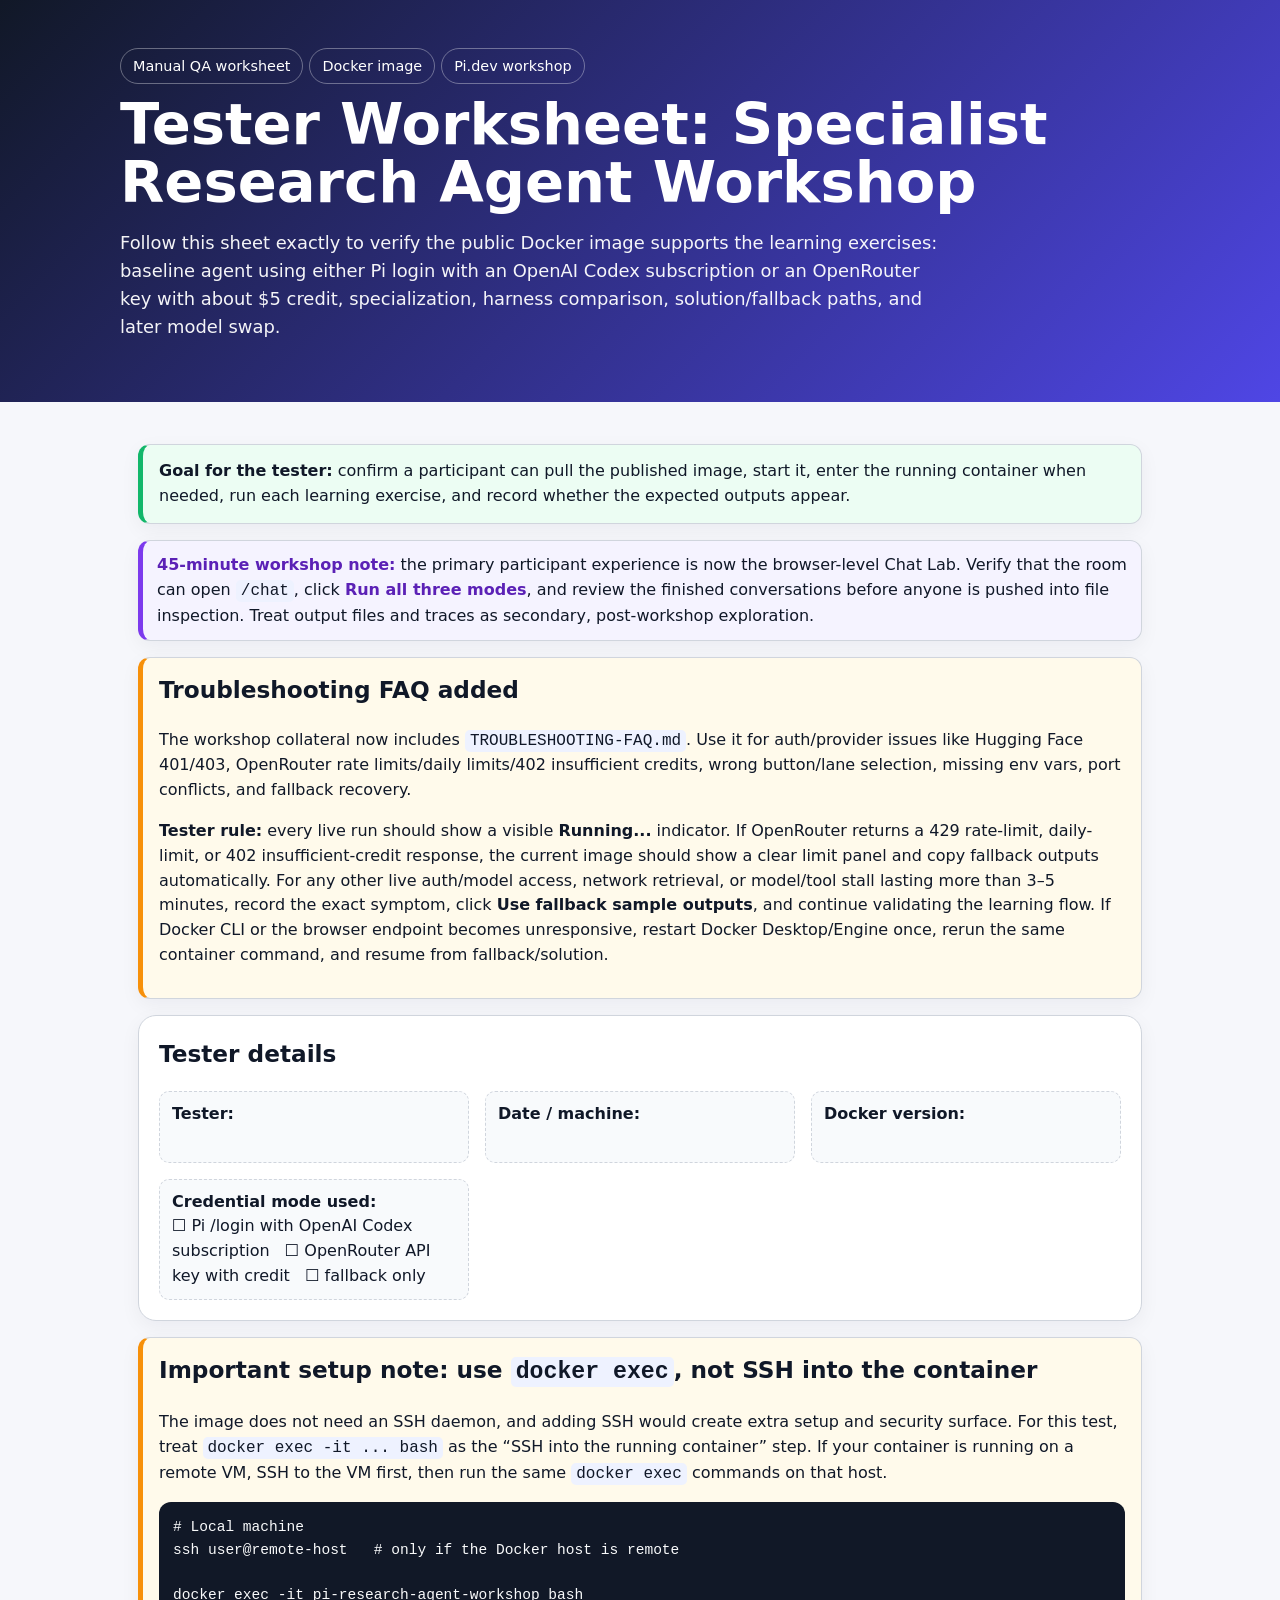
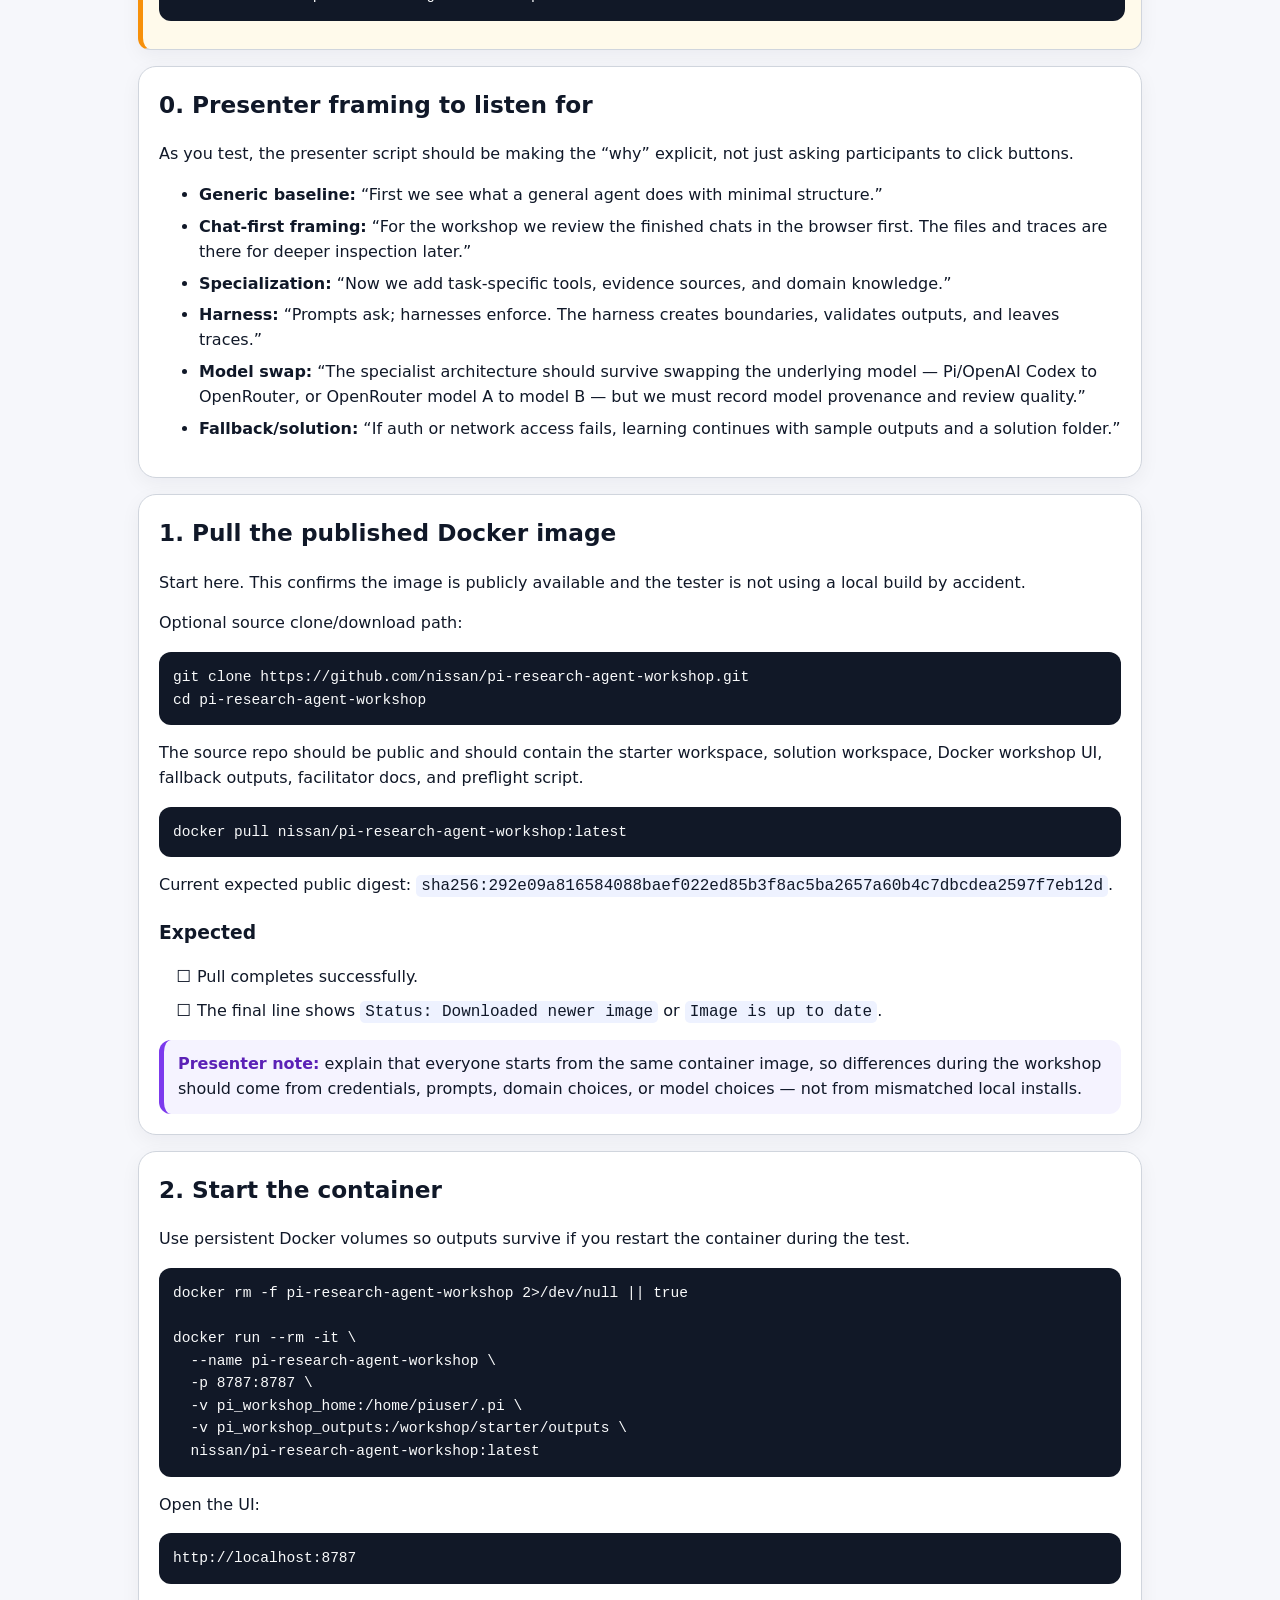
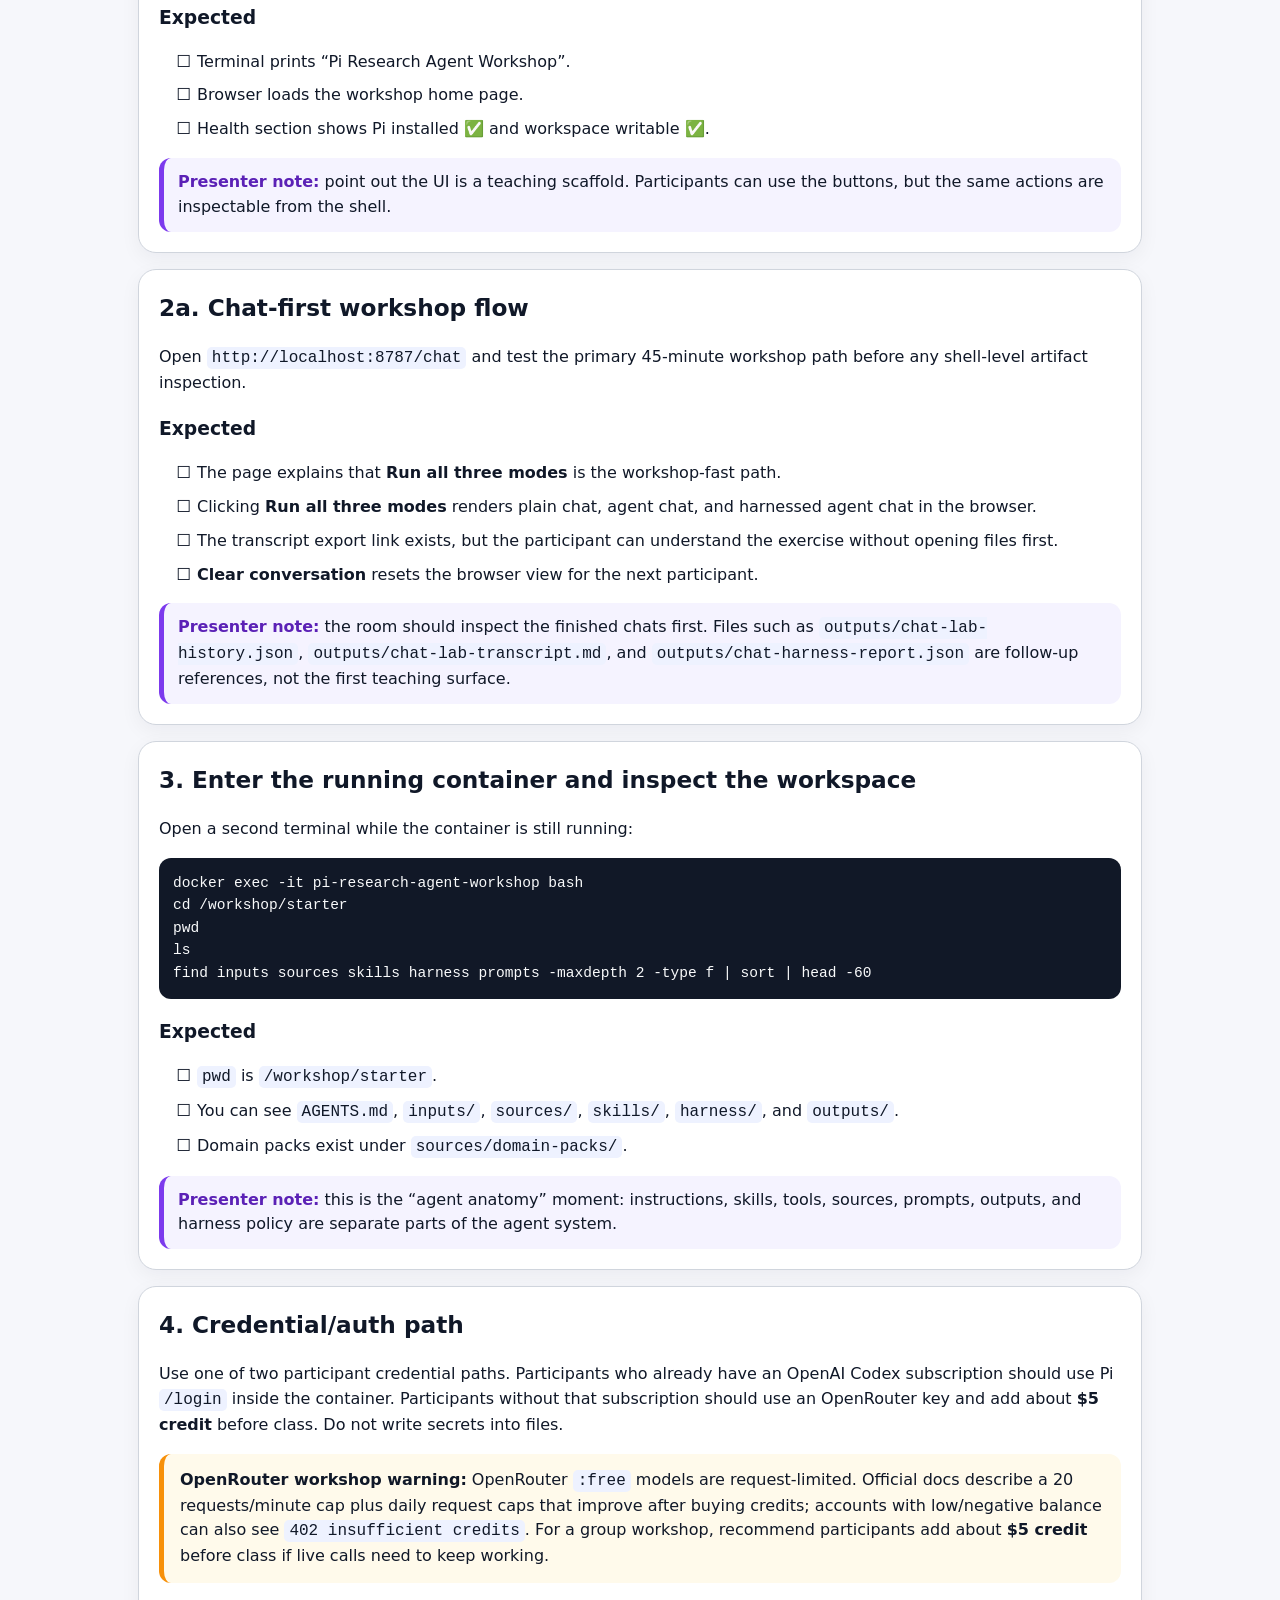
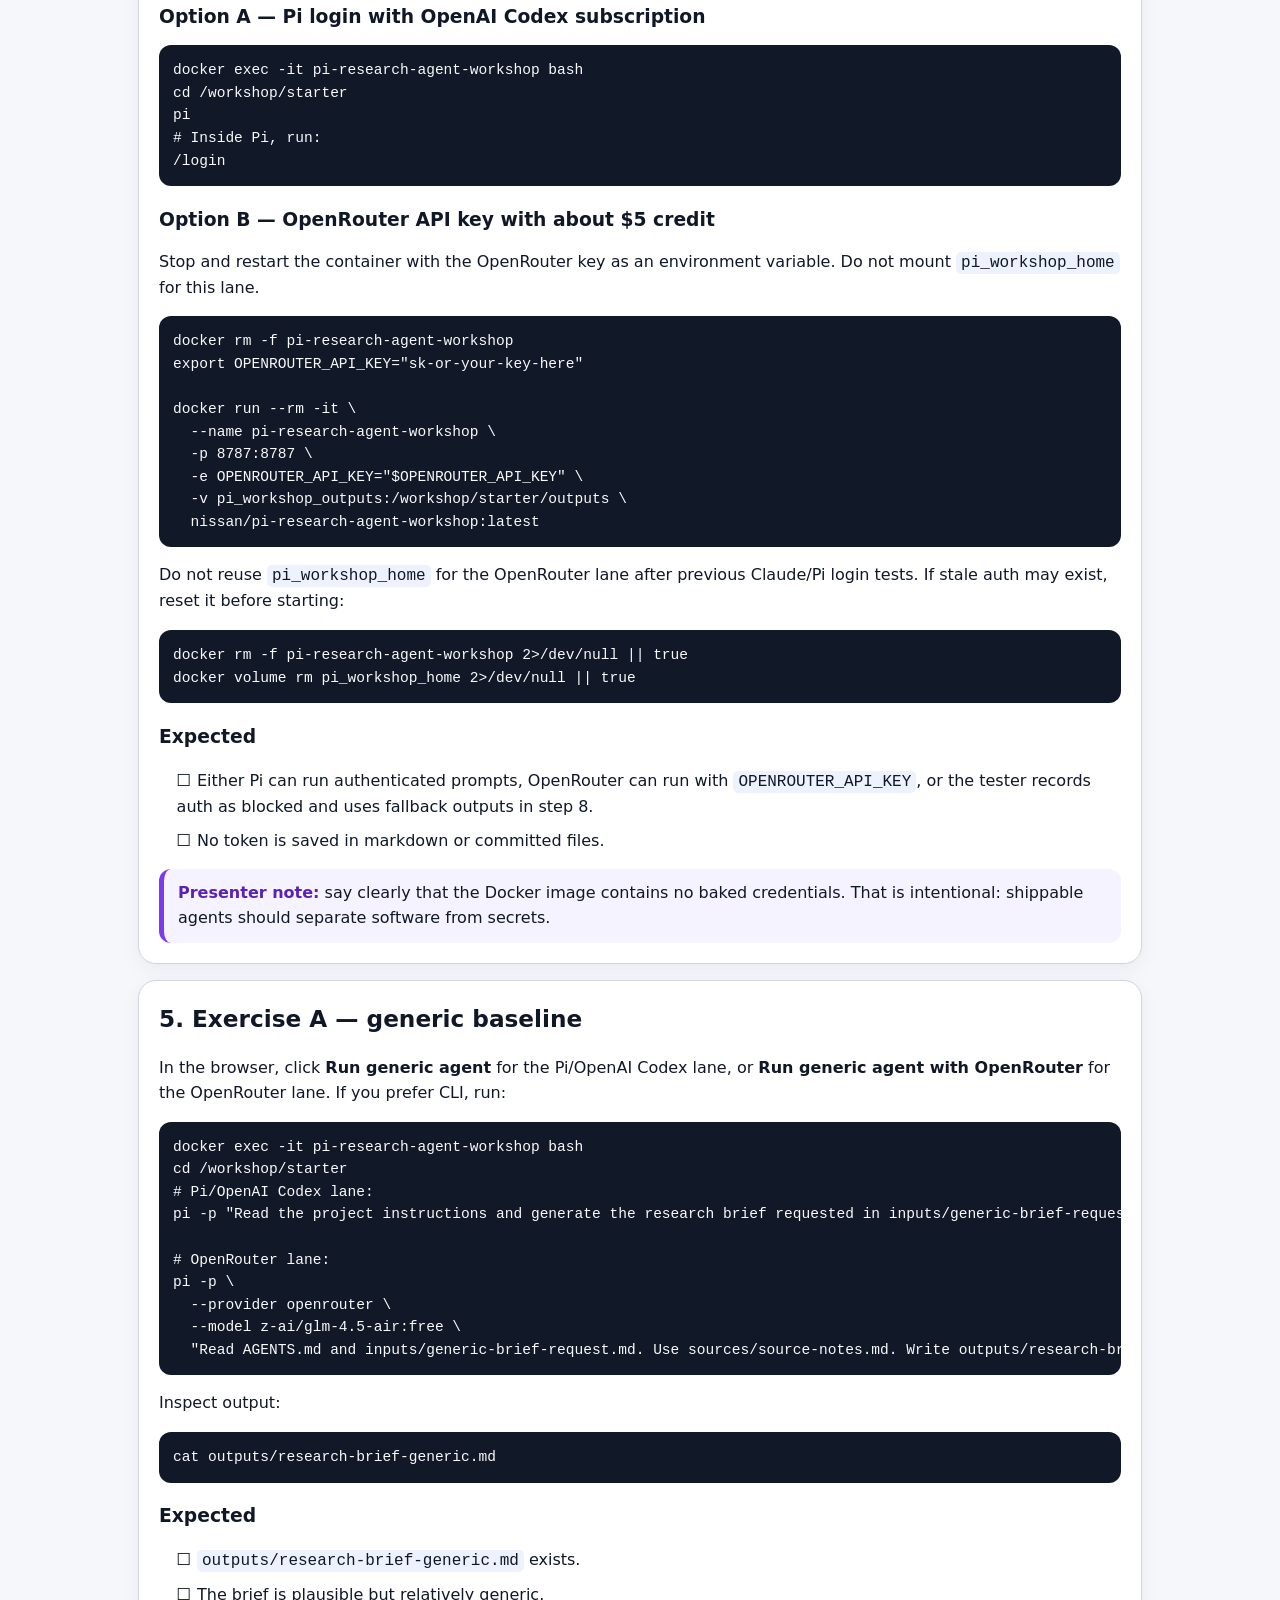
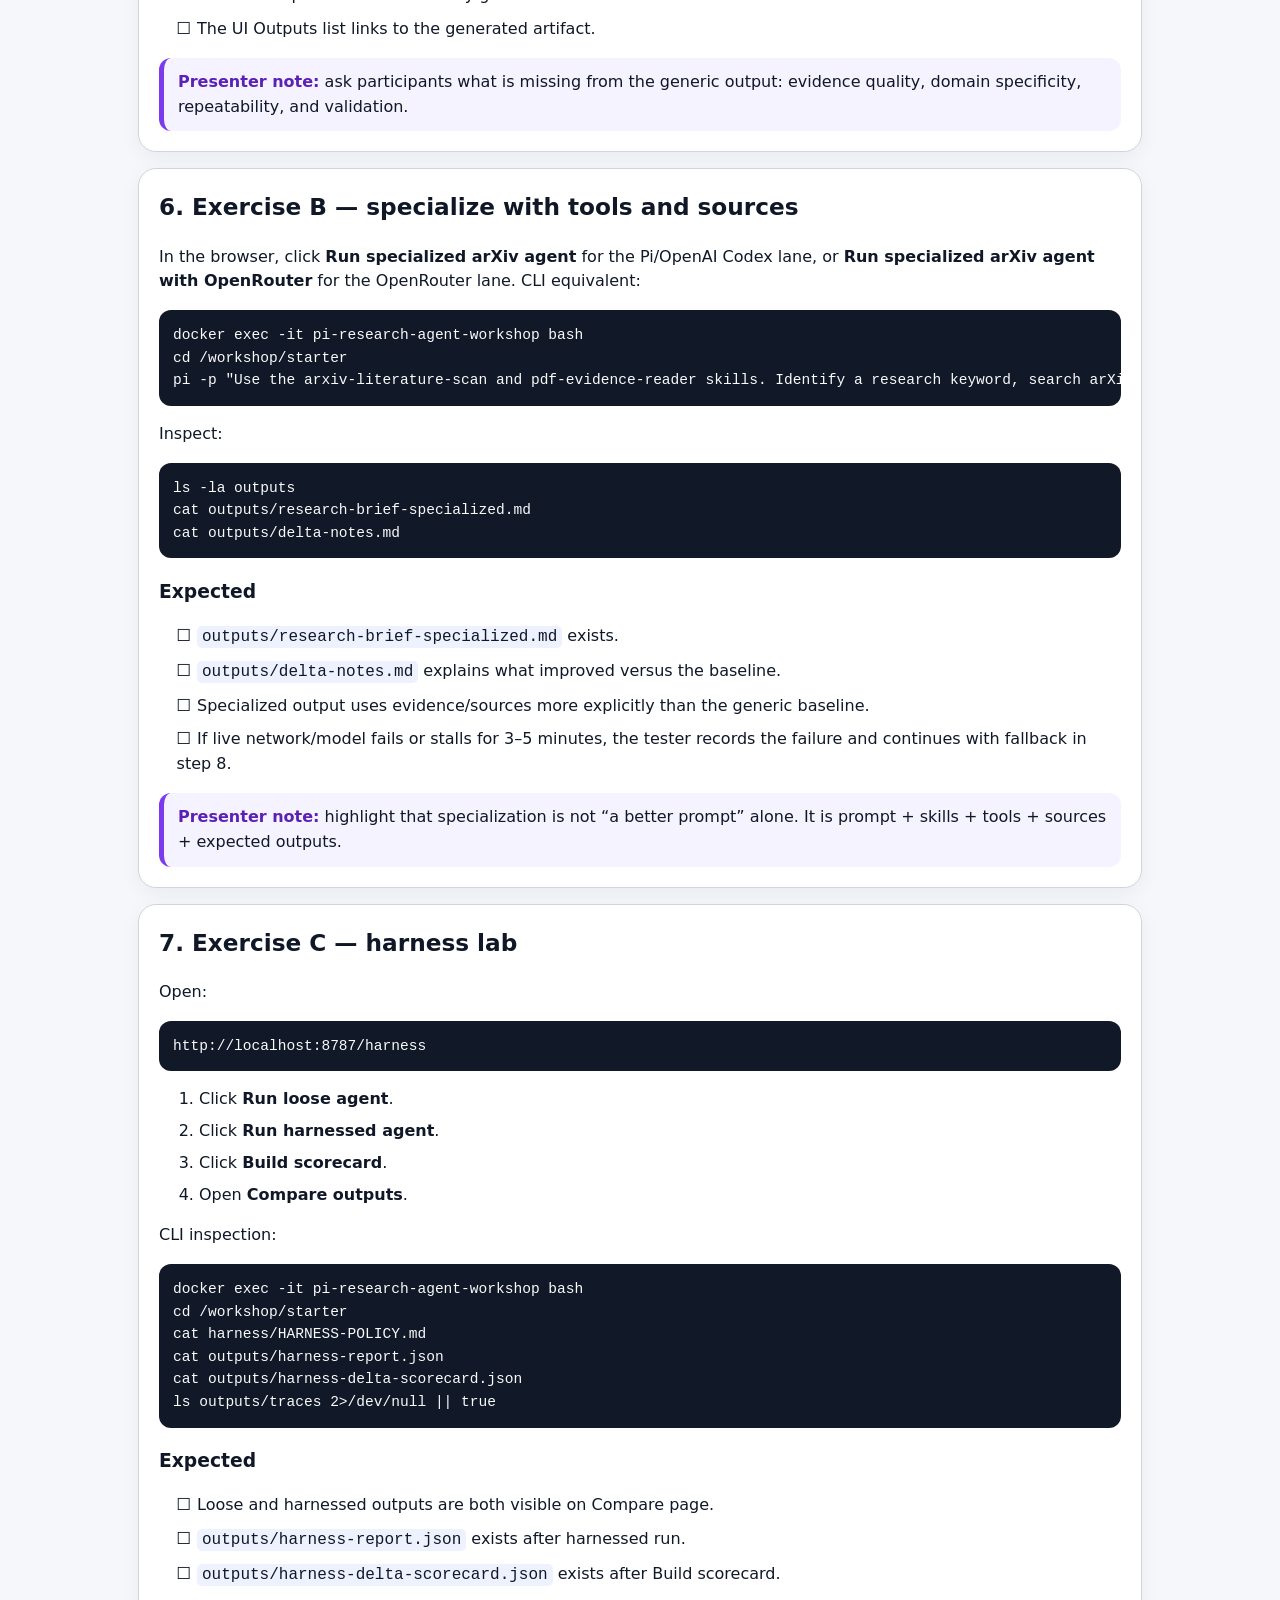
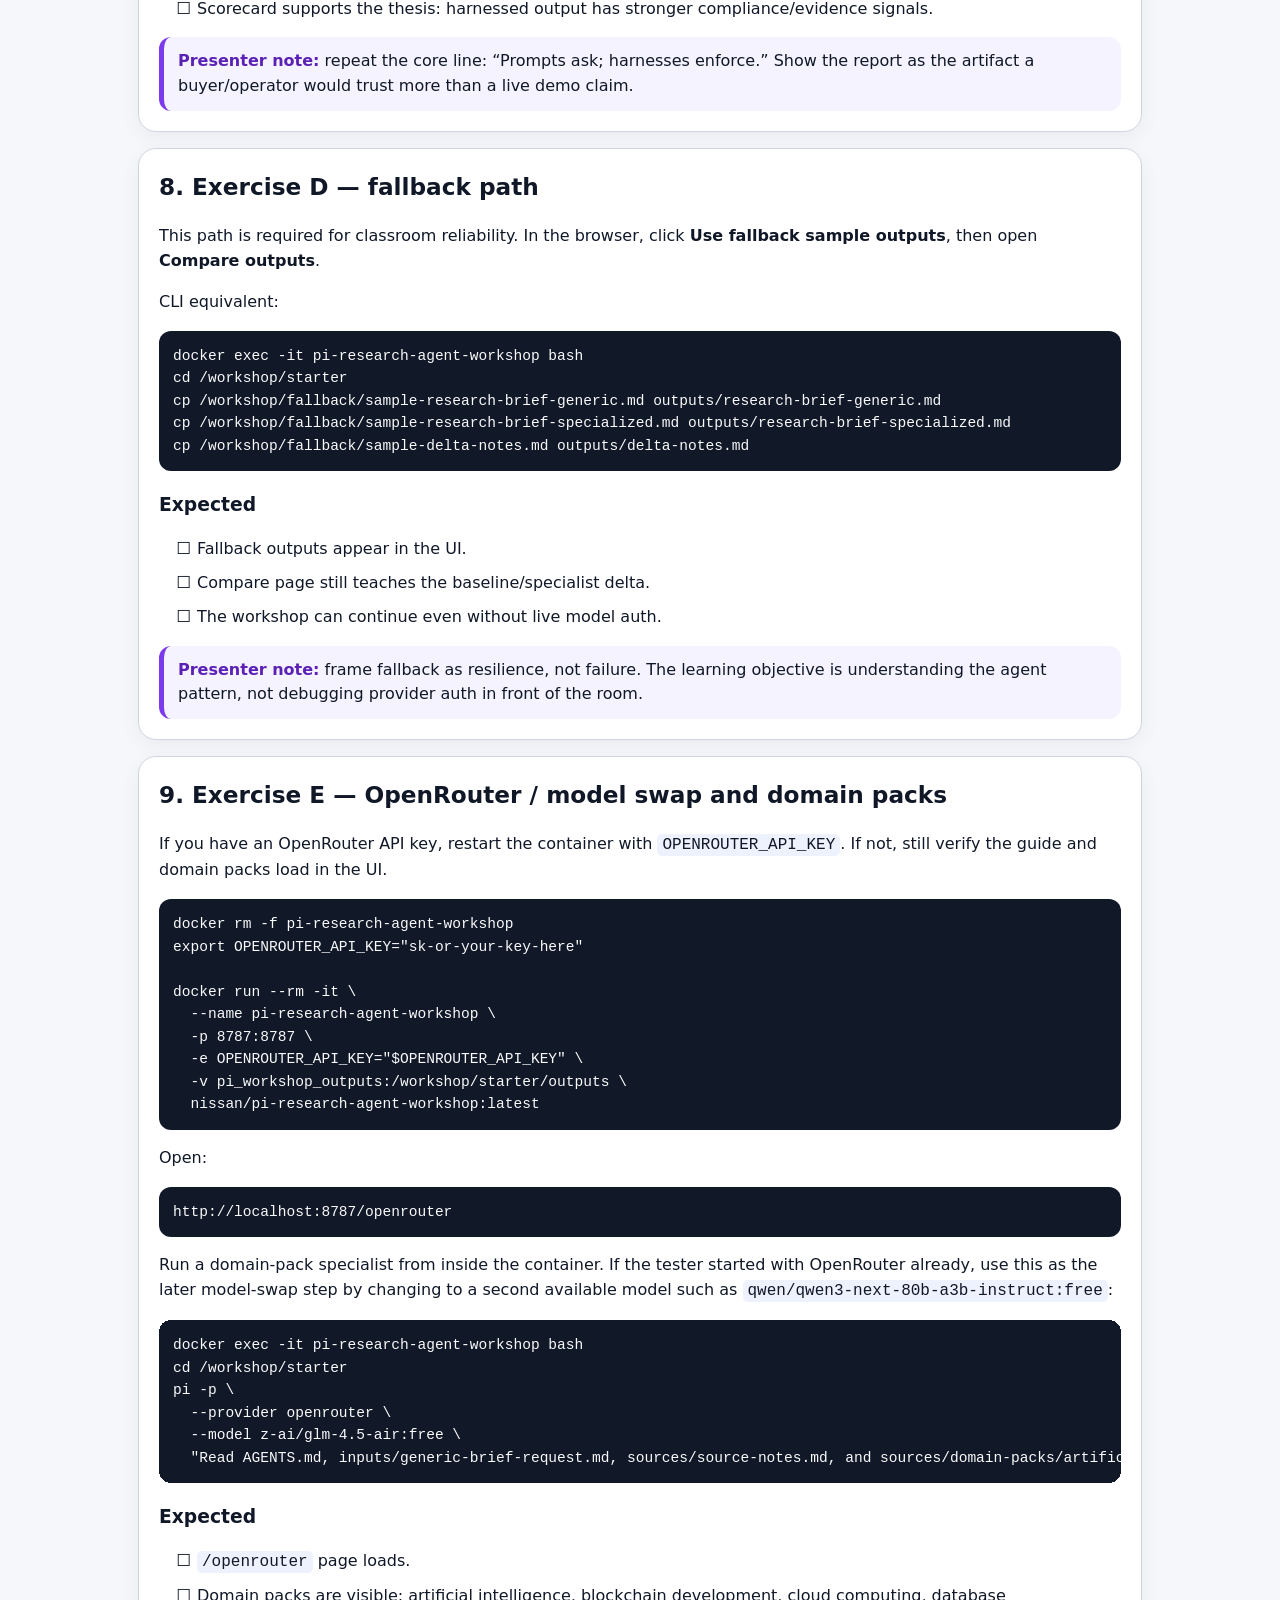
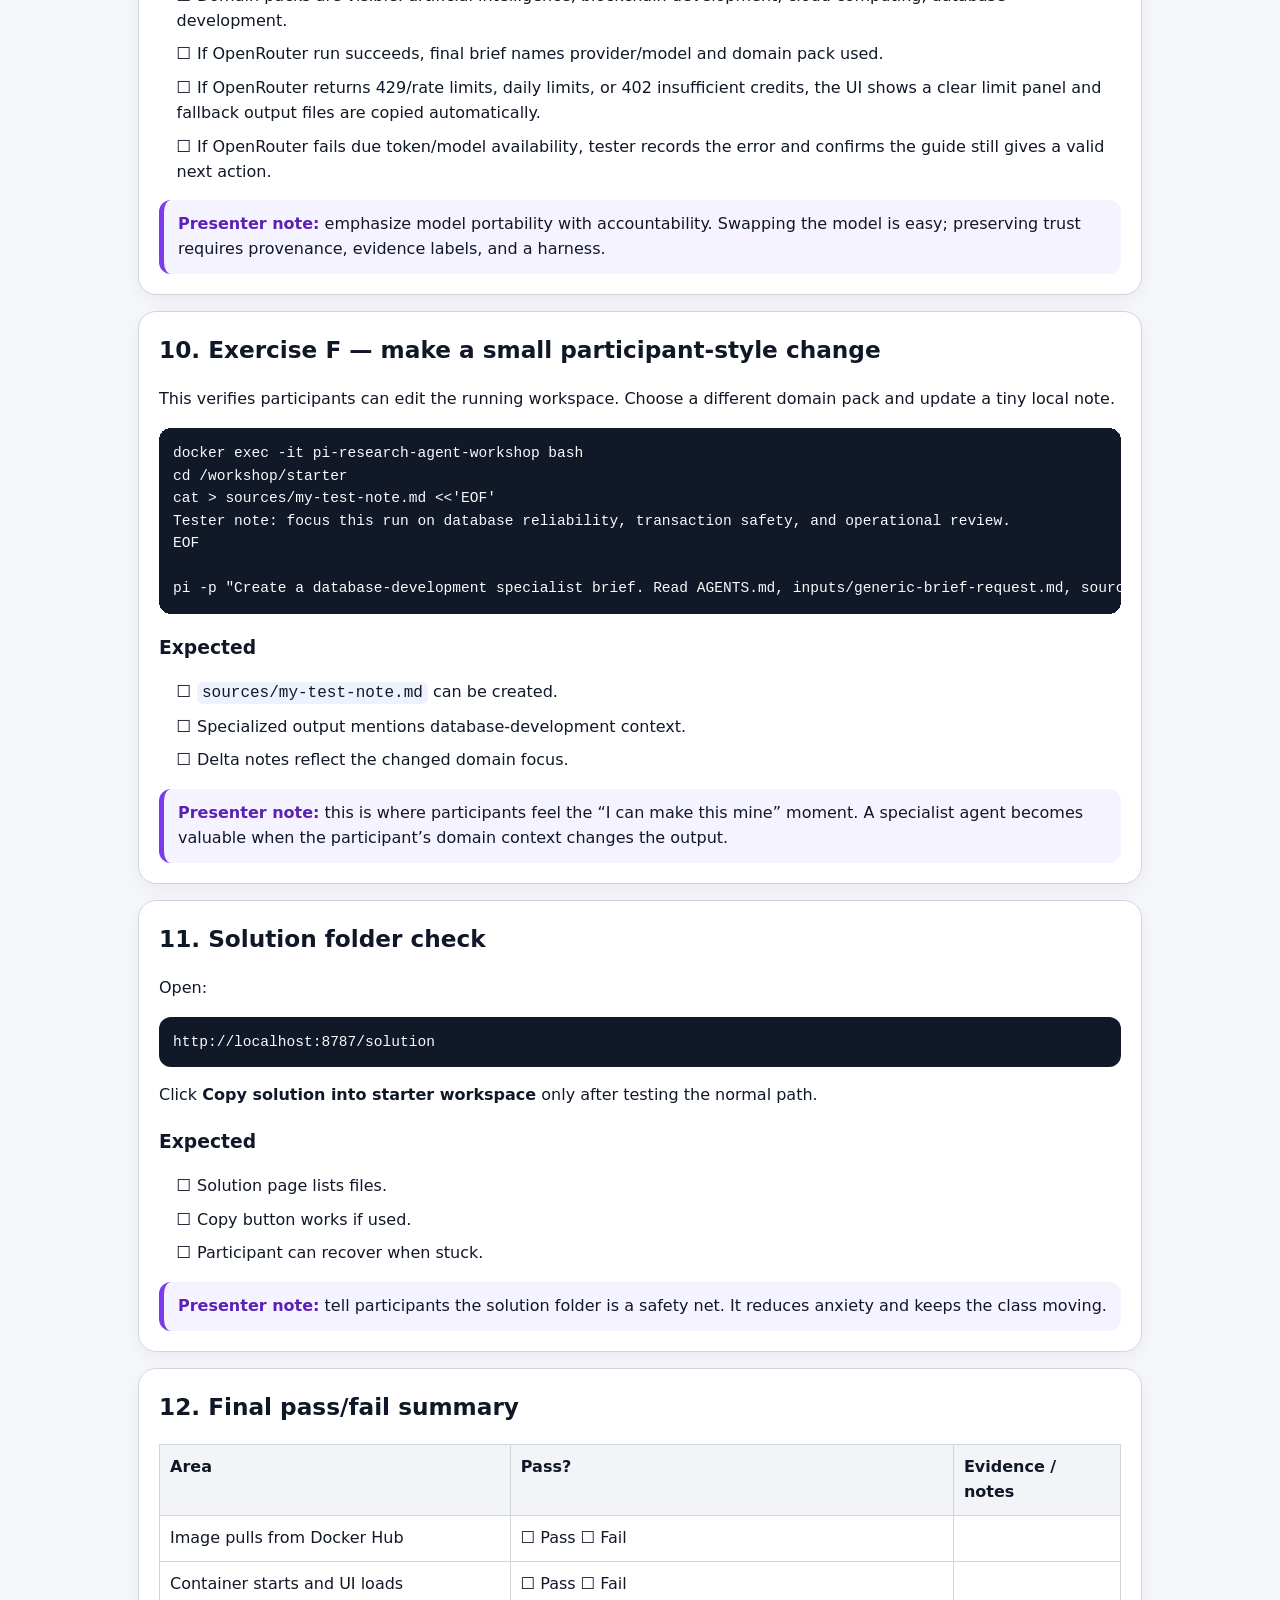
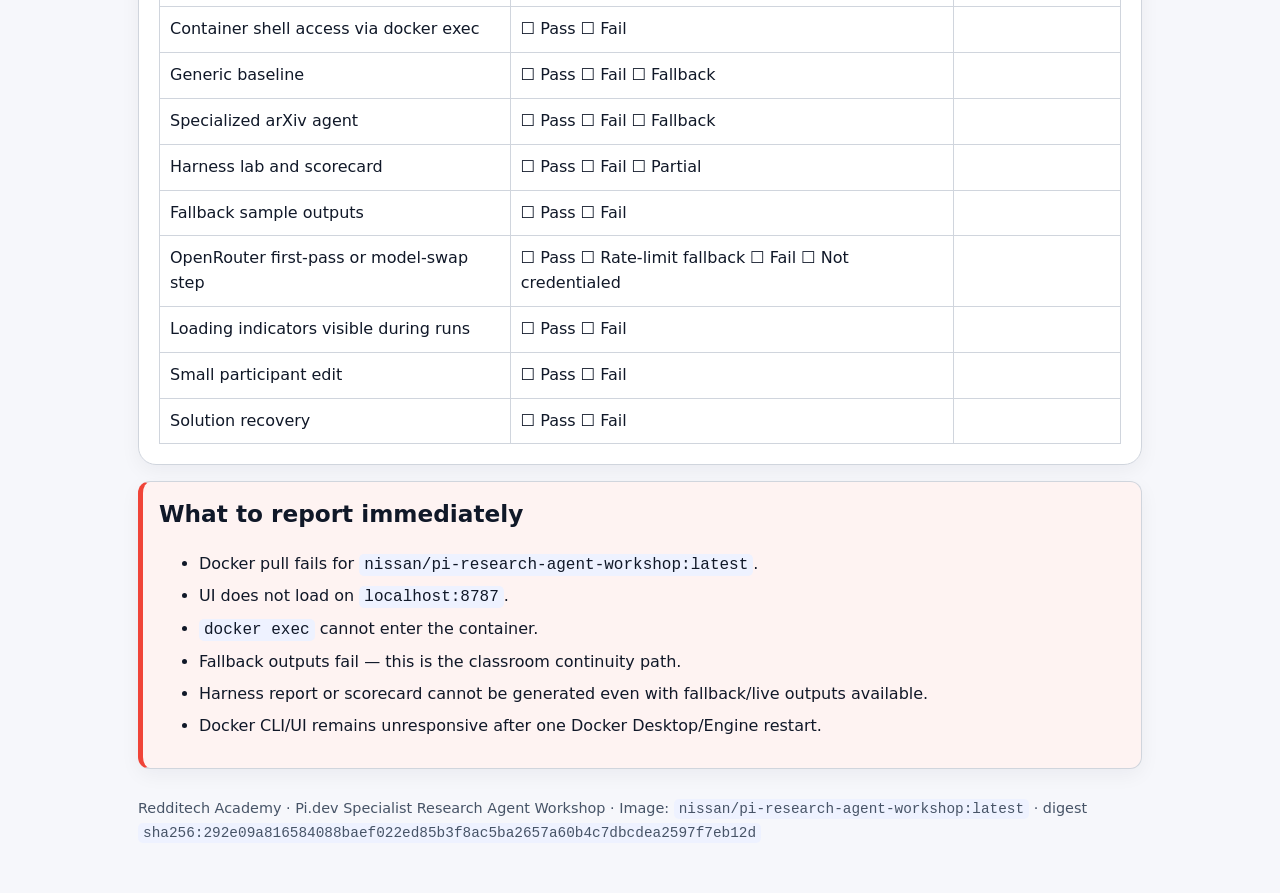
<file: participant-tester-worksheet/index.html>
<!doctype html>
<html lang="en">
<head>
  <meta charset="utf-8" />
  <meta name="viewport" content="width=device-width, initial-scale=1" />
  <title>Tester Worksheet — Pi Research Agent Workshop</title>
  <style>
    :root { --ink:#101828; --muted:#475467; --bg:#f6f7fb; --card:#fff; --line:#d0d5dd; --brand:#4f46e5; --ok:#067647; --warn:#b54708; --bad:#b42318; --code:#111827; }
    * { box-sizing:border-box; }
    body { margin:0; font-family:Inter, ui-sans-serif, system-ui, -apple-system, BlinkMacSystemFont, "Segoe UI", sans-serif; background:var(--bg); color:var(--ink); line-height:1.55; }
    header { background:linear-gradient(135deg,#111827,#4f46e5); color:white; padding:44px 22px; }
    header div { max-width:1040px; margin:0 auto; }
    main { max-width:1040px; margin:0 auto; padding:26px 18px 70px; }
    h1 { margin:0 0 10px; font-size:clamp(2rem,4.5vw,3.6rem); line-height:1; }
    h2 { margin-top:0; font-size:1.45rem; }
    h3 { margin-bottom:6px; }
    a { color:#3730a3; }
    .subtitle { max-width:820px; font-size:1.12rem; opacity:.95; }
    .pill { display:inline-block; border:1px solid rgba(255,255,255,.35); border-radius:999px; padding:6px 12px; margin:4px 6px 12px 0; font-size:.9rem; }
    .card { background:var(--card); border:1px solid var(--line); border-radius:18px; padding:20px; margin:16px 0; box-shadow:0 6px 20px rgba(16,24,40,.05); }
    .grid { display:grid; grid-template-columns:repeat(auto-fit,minmax(270px,1fr)); gap:16px; }
    .callout { border-left:5px solid var(--brand); background:#eef2ff; padding:14px 16px; border-radius:12px; }
    .warn { border-left-color:#f79009; background:#fffaeb; }
    .pass { border-left-color:#12b76a; background:#ecfdf3; }
    .fail { border-left-color:#f04438; background:#fef3f2; }
    pre { background:var(--code); color:#f9fafb; padding:14px; border-radius:12px; overflow-x:auto; font-size:.91rem; }
    code { font-family:ui-monospace, SFMono-Regular, Menlo, Consolas, monospace; background:#eef2ff; padding:2px 5px; border-radius:5px; }
    pre code { background:transparent; padding:0; }
    ol li, ul li { margin:7px 0; }
    table { width:100%; border-collapse:collapse; }
    th, td { border:1px solid var(--line); padding:10px; text-align:left; vertical-align:top; }
    th { background:#f2f4f7; }
    .small { color:var(--muted); font-size:.93rem; }
    .box { font-family:ui-monospace, SFMono-Regular, Menlo, Consolas, monospace; white-space:nowrap; }
    .checklist li { list-style:none; margin-left:-1.4em; }
    .checklist li::before { content:"☐ "; font-size:1.05em; }
    .presenter { border-left:5px solid #7c3aed; background:#f5f3ff; padding:12px 14px; border-radius:12px; margin-top:12px; }
    .presenter strong { color:#5b21b6; }
    .result { background:#f8fafc; border:1px dashed var(--line); padding:10px 12px; border-radius:10px; }
    .footer { color:var(--muted); font-size:.9rem; margin-top:28px; }
  </style>
</head>
<body>
<header><div>
  <span class="pill">Manual QA worksheet</span><span class="pill">Docker image</span><span class="pill">Pi.dev workshop</span>
  <h1>Tester Worksheet: Specialist Research Agent Workshop</h1>
  <p class="subtitle">Follow this sheet exactly to verify the public Docker image supports the learning exercises: baseline agent using either Pi login with an OpenAI Codex subscription or an OpenRouter key with about $5 credit, specialization, harness comparison, solution/fallback paths, and later model swap.</p>
</div></header>
<main>
  <section class="card callout pass">
    <strong>Goal for the tester:</strong> confirm a participant can pull the published image, start it, enter the running container when needed, run each learning exercise, and record whether the expected outputs appear.
  </section>

  <section class="card presenter">
    <strong>45-minute workshop note:</strong> the primary participant experience is now the browser-level Chat Lab. Verify that the room can open <code>/chat</code>, click <strong>Run all three modes</strong>, and review the finished conversations before anyone is pushed into file inspection. Treat output files and traces as secondary, post-workshop exploration.
  </section>


  <section class="card warn callout">
    <h2>Troubleshooting FAQ added</h2>
    <p>The workshop collateral now includes <code>TROUBLESHOOTING-FAQ.md</code>. Use it for auth/provider issues like Hugging Face 401/403, OpenRouter rate limits/daily limits/402 insufficient credits, wrong button/lane selection, missing env vars, port conflicts, and fallback recovery.</p>
    <p><strong>Tester rule:</strong> every live run should show a visible <strong>Running...</strong> indicator. If OpenRouter returns a 429 rate-limit, daily-limit, or 402 insufficient-credit response, the current image should show a clear limit panel and copy fallback outputs automatically. For any other live auth/model access, network retrieval, or model/tool stall lasting more than 3–5 minutes, record the exact symptom, click <strong>Use fallback sample outputs</strong>, and continue validating the learning flow. If Docker CLI or the browser endpoint becomes unresponsive, restart Docker Desktop/Engine once, rerun the same container command, and resume from fallback/solution.</p>
  </section>

  <section class="card">
    <h2>Tester details</h2>
    <div class="grid">
      <div class="result"><strong>Tester:</strong><br><br></div>
      <div class="result"><strong>Date / machine:</strong><br><br></div>
      <div class="result"><strong>Docker version:</strong><br><br></div>
      <div class="result"><strong>Credential mode used:</strong><br>☐ Pi /login with OpenAI Codex subscription &nbsp; ☐ OpenRouter API key with credit &nbsp; ☐ fallback only</div>
    </div>
  </section>

  <section class="card warn callout">
    <h2>Important setup note: use <code>docker exec</code>, not SSH into the container</h2>
    <p>The image does not need an SSH daemon, and adding SSH would create extra setup and security surface. For this test, treat <code>docker exec -it ... bash</code> as the “SSH into the running container” step. If your container is running on a remote VM, SSH to the VM first, then run the same <code>docker exec</code> commands on that host.</p>
    <pre><code># Local machine
ssh user@remote-host   # only if the Docker host is remote

docker exec -it pi-research-agent-workshop bash</code></pre>
  </section>

  <section class="card">
    <h2>0. Presenter framing to listen for</h2>
    <p>As you test, the presenter script should be making the “why” explicit, not just asking participants to click buttons.</p>
    <ul>
      <li><strong>Generic baseline:</strong> “First we see what a general agent does with minimal structure.”</li>
      <li><strong>Chat-first framing:</strong> “For the workshop we review the finished chats in the browser first. The files and traces are there for deeper inspection later.”</li>
      <li><strong>Specialization:</strong> “Now we add task-specific tools, evidence sources, and domain knowledge.”</li>
      <li><strong>Harness:</strong> “Prompts ask; harnesses enforce. The harness creates boundaries, validates outputs, and leaves traces.”</li>
      <li><strong>Model swap:</strong> “The specialist architecture should survive swapping the underlying model — Pi/OpenAI Codex to OpenRouter, or OpenRouter model A to model B — but we must record model provenance and review quality.”</li>
      <li><strong>Fallback/solution:</strong> “If auth or network access fails, learning continues with sample outputs and a solution folder.”</li>
    </ul>
  </section>

  <section class="card">
    <h2>1. Pull the published Docker image</h2>
    <p>Start here. This confirms the image is publicly available and the tester is not using a local build by accident.</p>
    <p>Optional source clone/download path:</p>
    <pre><code>git clone https://github.com/nissan/pi-research-agent-workshop.git
cd pi-research-agent-workshop</code></pre>
    <p>The source repo should be public and should contain the starter workspace, solution workspace, Docker workshop UI, fallback outputs, facilitator docs, and preflight script.</p>
    <pre><code>docker pull nissan/pi-research-agent-workshop:latest</code></pre>
    <p>Current expected public digest: <code>sha256:292e09a816584088baef022ed85b3f8ac5ba2657a60b4c7dbcdea2597f7eb12d</code>.</p>
    <h3>Expected</h3>
    <ul class="checklist"><li>Pull completes successfully.</li><li>The final line shows <code>Status: Downloaded newer image</code> or <code>Image is up to date</code>.</li></ul>
    <div class="presenter"><strong>Presenter note:</strong> explain that everyone starts from the same container image, so differences during the workshop should come from credentials, prompts, domain choices, or model choices — not from mismatched local installs.</div>
  </section>

  <section class="card">
    <h2>2. Start the container</h2>
    <p>Use persistent Docker volumes so outputs survive if you restart the container during the test.</p>
    <pre><code>docker rm -f pi-research-agent-workshop 2>/dev/null || true

docker run --rm -it \
  --name pi-research-agent-workshop \
  -p 8787:8787 \
  -v pi_workshop_home:/home/piuser/.pi \
  -v pi_workshop_outputs:/workshop/starter/outputs \
  nissan/pi-research-agent-workshop:latest</code></pre>
    <p>Open the UI:</p>
    <pre><code>http://localhost:8787</code></pre>
    <h3>Expected</h3>
    <ul class="checklist"><li>Terminal prints “Pi Research Agent Workshop”.</li><li>Browser loads the workshop home page.</li><li>Health section shows Pi installed ✅ and workspace writable ✅.</li></ul>
    <div class="presenter"><strong>Presenter note:</strong> point out the UI is a teaching scaffold. Participants can use the buttons, but the same actions are inspectable from the shell.</div>
  </section>

  <section class="card">
    <h2>2a. Chat-first workshop flow</h2>
    <p>Open <code>http://localhost:8787/chat</code> and test the primary 45-minute workshop path before any shell-level artifact inspection.</p>
    <h3>Expected</h3>
    <ul class="checklist"><li>The page explains that <strong>Run all three modes</strong> is the workshop-fast path.</li><li>Clicking <strong>Run all three modes</strong> renders plain chat, agent chat, and harnessed agent chat in the browser.</li><li>The transcript export link exists, but the participant can understand the exercise without opening files first.</li><li><strong>Clear conversation</strong> resets the browser view for the next participant.</li></ul>
    <div class="presenter"><strong>Presenter note:</strong> the room should inspect the finished chats first. Files such as <code>outputs/chat-lab-history.json</code>, <code>outputs/chat-lab-transcript.md</code>, and <code>outputs/chat-harness-report.json</code> are follow-up references, not the first teaching surface.</div>
  </section>

  <section class="card">
    <h2>3. Enter the running container and inspect the workspace</h2>
    <p>Open a second terminal while the container is still running:</p>
    <pre><code>docker exec -it pi-research-agent-workshop bash
cd /workshop/starter
pwd
ls
find inputs sources skills harness prompts -maxdepth 2 -type f | sort | head -60</code></pre>
    <h3>Expected</h3>
    <ul class="checklist"><li><code>pwd</code> is <code>/workshop/starter</code>.</li><li>You can see <code>AGENTS.md</code>, <code>inputs/</code>, <code>sources/</code>, <code>skills/</code>, <code>harness/</code>, and <code>outputs/</code>.</li><li>Domain packs exist under <code>sources/domain-packs/</code>.</li></ul>
    <div class="presenter"><strong>Presenter note:</strong> this is the “agent anatomy” moment: instructions, skills, tools, sources, prompts, outputs, and harness policy are separate parts of the agent system.</div>
  </section>

  <section class="card">
    <h2>4. Credential/auth path</h2>
    <p>Use one of two participant credential paths. Participants who already have an OpenAI Codex subscription should use Pi <code>/login</code> inside the container. Participants without that subscription should use an OpenRouter key and add about <strong>$5 credit</strong> before class. Do not write secrets into files.</p>
    <div class="callout warn"><strong>OpenRouter workshop warning:</strong> OpenRouter <code>:free</code> models are request-limited. Official docs describe a 20 requests/minute cap plus daily request caps that improve after buying credits; accounts with low/negative balance can also see <code>402 insufficient credits</code>. For a group workshop, recommend participants add about <strong>$5 credit</strong> before class if live calls need to keep working.</div>
    <h3>Option A — Pi login with OpenAI Codex subscription</h3>
    <pre><code>docker exec -it pi-research-agent-workshop bash
cd /workshop/starter
pi
# Inside Pi, run:
/login</code></pre>
    <h3>Option B — OpenRouter API key with about $5 credit</h3>
    <p>Stop and restart the container with the OpenRouter key as an environment variable. Do not mount <code>pi_workshop_home</code> for this lane.</p>
    <pre><code>docker rm -f pi-research-agent-workshop
export OPENROUTER_API_KEY="sk-or-your-key-here"

docker run --rm -it \
  --name pi-research-agent-workshop \
  -p 8787:8787 \
  -e OPENROUTER_API_KEY="$OPENROUTER_API_KEY" \
  -v pi_workshop_outputs:/workshop/starter/outputs \
  nissan/pi-research-agent-workshop:latest</code></pre>
    <p>Do not reuse <code>pi_workshop_home</code> for the OpenRouter lane after previous Claude/Pi login tests. If stale auth may exist, reset it before starting:</p>
    <pre><code>docker rm -f pi-research-agent-workshop 2>/dev/null || true
docker volume rm pi_workshop_home 2>/dev/null || true</code></pre>
    <h3>Expected</h3>
    <ul class="checklist"><li>Either Pi can run authenticated prompts, OpenRouter can run with <code>OPENROUTER_API_KEY</code>, or the tester records auth as blocked and uses fallback outputs in step 8.</li><li>No token is saved in markdown or committed files.</li></ul>
    <div class="presenter"><strong>Presenter note:</strong> say clearly that the Docker image contains no baked credentials. That is intentional: shippable agents should separate software from secrets.</div>
  </section>

  <section class="card">
    <h2>5. Exercise A — generic baseline</h2>
    <p>In the browser, click <strong>Run generic agent</strong> for the Pi/OpenAI Codex lane, or <strong>Run generic agent with OpenRouter</strong> for the OpenRouter lane. If you prefer CLI, run:</p>
    <pre><code>docker exec -it pi-research-agent-workshop bash
cd /workshop/starter
# Pi/OpenAI Codex lane:
pi -p "Read the project instructions and generate the research brief requested in inputs/generic-brief-request.md. Use sources/source-notes.md. Write the result to outputs/research-brief-generic.md."

# OpenRouter lane:
pi -p \
  --provider openrouter \
  --model z-ai/glm-4.5-air:free \
  "Read AGENTS.md and inputs/generic-brief-request.md. Use sources/source-notes.md. Write outputs/research-brief-generic.md. Include provider/model used, source notes used, limitations, and open questions."</code></pre>
    <p>Inspect output:</p>
    <pre><code>cat outputs/research-brief-generic.md</code></pre>
    <h3>Expected</h3>
    <ul class="checklist"><li><code>outputs/research-brief-generic.md</code> exists.</li><li>The brief is plausible but relatively generic.</li><li>The UI Outputs list links to the generated artifact.</li></ul>
    <div class="presenter"><strong>Presenter note:</strong> ask participants what is missing from the generic output: evidence quality, domain specificity, repeatability, and validation.</div>
  </section>

  <section class="card">
    <h2>6. Exercise B — specialize with tools and sources</h2>
    <p>In the browser, click <strong>Run specialized arXiv agent</strong> for the Pi/OpenAI Codex lane, or <strong>Run specialized arXiv agent with OpenRouter</strong> for the OpenRouter lane. CLI equivalent:</p>
    <pre><code>docker exec -it pi-research-agent-workshop bash
cd /workshop/starter
pi -p "Use the arxiv-literature-scan and pdf-evidence-reader skills. Identify a research keyword, search arXiv, rank results, read the best PDF if available, then write outputs/arxiv-ranked-results.json, outputs/pdf-evidence-notes.md, outputs/research-brief-specialized.md and outputs/delta-notes.md."</code></pre>
    <p>Inspect:</p>
    <pre><code>ls -la outputs
cat outputs/research-brief-specialized.md
cat outputs/delta-notes.md</code></pre>
    <h3>Expected</h3>
    <ul class="checklist"><li><code>outputs/research-brief-specialized.md</code> exists.</li><li><code>outputs/delta-notes.md</code> explains what improved versus the baseline.</li><li>Specialized output uses evidence/sources more explicitly than the generic baseline.</li><li>If live network/model fails or stalls for 3–5 minutes, the tester records the failure and continues with fallback in step 8.</li></ul>
    <div class="presenter"><strong>Presenter note:</strong> highlight that specialization is not “a better prompt” alone. It is prompt + skills + tools + sources + expected outputs.</div>
  </section>

  <section class="card">
    <h2>7. Exercise C — harness lab</h2>
    <p>Open:</p>
    <pre><code>http://localhost:8787/harness</code></pre>
    <ol>
      <li>Click <strong>Run loose agent</strong>.</li>
      <li>Click <strong>Run harnessed agent</strong>.</li>
      <li>Click <strong>Build scorecard</strong>.</li>
      <li>Open <strong>Compare outputs</strong>.</li>
    </ol>
    <p>CLI inspection:</p>
    <pre><code>docker exec -it pi-research-agent-workshop bash
cd /workshop/starter
cat harness/HARNESS-POLICY.md
cat outputs/harness-report.json
cat outputs/harness-delta-scorecard.json
ls outputs/traces 2>/dev/null || true</code></pre>
    <h3>Expected</h3>
    <ul class="checklist"><li>Loose and harnessed outputs are both visible on Compare page.</li><li><code>outputs/harness-report.json</code> exists after harnessed run.</li><li><code>outputs/harness-delta-scorecard.json</code> exists after Build scorecard.</li><li>Scorecard supports the thesis: harnessed output has stronger compliance/evidence signals.</li></ul>
    <div class="presenter"><strong>Presenter note:</strong> repeat the core line: “Prompts ask; harnesses enforce.” Show the report as the artifact a buyer/operator would trust more than a live demo claim.</div>
  </section>

  <section class="card">
    <h2>8. Exercise D — fallback path</h2>
    <p>This path is required for classroom reliability. In the browser, click <strong>Use fallback sample outputs</strong>, then open <strong>Compare outputs</strong>.</p>
    <p>CLI equivalent:</p>
    <pre><code>docker exec -it pi-research-agent-workshop bash
cd /workshop/starter
cp /workshop/fallback/sample-research-brief-generic.md outputs/research-brief-generic.md
cp /workshop/fallback/sample-research-brief-specialized.md outputs/research-brief-specialized.md
cp /workshop/fallback/sample-delta-notes.md outputs/delta-notes.md</code></pre>
    <h3>Expected</h3>
    <ul class="checklist"><li>Fallback outputs appear in the UI.</li><li>Compare page still teaches the baseline/specialist delta.</li><li>The workshop can continue even without live model auth.</li></ul>
    <div class="presenter"><strong>Presenter note:</strong> frame fallback as resilience, not failure. The learning objective is understanding the agent pattern, not debugging provider auth in front of the room.</div>
  </section>

  <section class="card">
    <h2>9. Exercise E — OpenRouter / model swap and domain packs</h2>
    <p>If you have an OpenRouter API key, restart the container with <code>OPENROUTER_API_KEY</code>. If not, still verify the guide and domain packs load in the UI.</p>
    <pre><code>docker rm -f pi-research-agent-workshop
export OPENROUTER_API_KEY="sk-or-your-key-here"

docker run --rm -it \
  --name pi-research-agent-workshop \
  -p 8787:8787 \
  -e OPENROUTER_API_KEY="$OPENROUTER_API_KEY" \
  -v pi_workshop_outputs:/workshop/starter/outputs \
  nissan/pi-research-agent-workshop:latest</code></pre>
    <p>Open:</p>
    <pre><code>http://localhost:8787/openrouter</code></pre>
    <p>Run a domain-pack specialist from inside the container. If the tester started with OpenRouter already, use this as the later model-swap step by changing to a second available model such as <code>qwen/qwen3-next-80b-a3b-instruct:free</code>:</p>
    <pre><code>docker exec -it pi-research-agent-workshop bash
cd /workshop/starter
pi -p \
  --provider openrouter \
  --model z-ai/glm-4.5-air:free \
  "Read AGENTS.md, inputs/generic-brief-request.md, sources/source-notes.md, and sources/domain-packs/artificial-intelligence.md. Write outputs/research-brief-specialized.md and outputs/delta-notes.md. Include provider/model used, domain pack used, evidence labels, risks, recommended next action, and open questions. Run the harness check before completion."</code></pre>
    <h3>Expected</h3>
    <ul class="checklist"><li><code>/openrouter</code> page loads.</li><li>Domain packs are visible: artificial intelligence, blockchain development, cloud computing, database development.</li><li>If OpenRouter run succeeds, final brief names provider/model and domain pack used.</li><li>If OpenRouter returns 429/rate limits, daily limits, or 402 insufficient credits, the UI shows a clear limit panel and fallback output files are copied automatically.</li><li>If OpenRouter fails due token/model availability, tester records the error and confirms the guide still gives a valid next action.</li></ul>
    <div class="presenter"><strong>Presenter note:</strong> emphasize model portability with accountability. Swapping the model is easy; preserving trust requires provenance, evidence labels, and a harness.</div>
  </section>

  <section class="card">
    <h2>10. Exercise F — make a small participant-style change</h2>
    <p>This verifies participants can edit the running workspace. Choose a different domain pack and update a tiny local note.</p>
    <pre><code>docker exec -it pi-research-agent-workshop bash
cd /workshop/starter
cat > sources/my-test-note.md <<'EOF'
Tester note: focus this run on database reliability, transaction safety, and operational review.
EOF

pi -p "Create a database-development specialist brief. Read AGENTS.md, inputs/generic-brief-request.md, sources/source-notes.md, sources/my-test-note.md, and sources/domain-packs/database-development.md. Use the domain pack's evidence checklist and output additions. Write outputs/research-brief-specialized.md and outputs/delta-notes.md. Run the harness check."</code></pre>
    <h3>Expected</h3>
    <ul class="checklist"><li><code>sources/my-test-note.md</code> can be created.</li><li>Specialized output mentions database-development context.</li><li>Delta notes reflect the changed domain focus.</li></ul>
    <div class="presenter"><strong>Presenter note:</strong> this is where participants feel the “I can make this mine” moment. A specialist agent becomes valuable when the participant’s domain context changes the output.</div>
  </section>

  <section class="card">
    <h2>11. Solution folder check</h2>
    <p>Open:</p>
    <pre><code>http://localhost:8787/solution</code></pre>
    <p>Click <strong>Copy solution into starter workspace</strong> only after testing the normal path.</p>
    <h3>Expected</h3>
    <ul class="checklist"><li>Solution page lists files.</li><li>Copy button works if used.</li><li>Participant can recover when stuck.</li></ul>
    <div class="presenter"><strong>Presenter note:</strong> tell participants the solution folder is a safety net. It reduces anxiety and keeps the class moving.</div>
  </section>

  <section class="card">
    <h2>12. Final pass/fail summary</h2>
    <table>
      <thead><tr><th>Area</th><th>Pass?</th><th>Evidence / notes</th></tr></thead>
      <tbody>
        <tr><td>Image pulls from Docker Hub</td><td>☐ Pass ☐ Fail</td><td></td></tr>
        <tr><td>Container starts and UI loads</td><td>☐ Pass ☐ Fail</td><td></td></tr>
        <tr><td>Container shell access via docker exec</td><td>☐ Pass ☐ Fail</td><td></td></tr>
        <tr><td>Generic baseline</td><td>☐ Pass ☐ Fail ☐ Fallback</td><td></td></tr>
        <tr><td>Specialized arXiv agent</td><td>☐ Pass ☐ Fail ☐ Fallback</td><td></td></tr>
        <tr><td>Harness lab and scorecard</td><td>☐ Pass ☐ Fail ☐ Partial</td><td></td></tr>
        <tr><td>Fallback sample outputs</td><td>☐ Pass ☐ Fail</td><td></td></tr>
        <tr><td>OpenRouter first-pass or model-swap step</td><td>☐ Pass ☐ Rate-limit fallback ☐ Fail ☐ Not credentialed</td><td></td></tr>
        <tr><td>Loading indicators visible during runs</td><td>☐ Pass ☐ Fail</td><td></td></tr>
        <tr><td>Small participant edit</td><td>☐ Pass ☐ Fail</td><td></td></tr>
        <tr><td>Solution recovery</td><td>☐ Pass ☐ Fail</td><td></td></tr>
      </tbody>
    </table>
  </section>

  <section class="card fail callout">
    <h2>What to report immediately</h2>
    <ul>
      <li>Docker pull fails for <code>nissan/pi-research-agent-workshop:latest</code>.</li>
      <li>UI does not load on <code>localhost:8787</code>.</li>
      <li><code>docker exec</code> cannot enter the container.</li>
      <li>Fallback outputs fail — this is the classroom continuity path.</li>
      <li>Harness report or scorecard cannot be generated even with fallback/live outputs available.</li>
      <li>Docker CLI/UI remains unresponsive after one Docker Desktop/Engine restart.</li>
    </ul>
  </section>

  <p class="footer">Redditech Academy · Pi.dev Specialist Research Agent Workshop · Image: <code>nissan/pi-research-agent-workshop:latest</code> · digest <code>sha256:292e09a816584088baef022ed85b3f8ac5ba2657a60b4c7dbcdea2597f7eb12d</code></p>
</main>
</body>
</html>
</file>
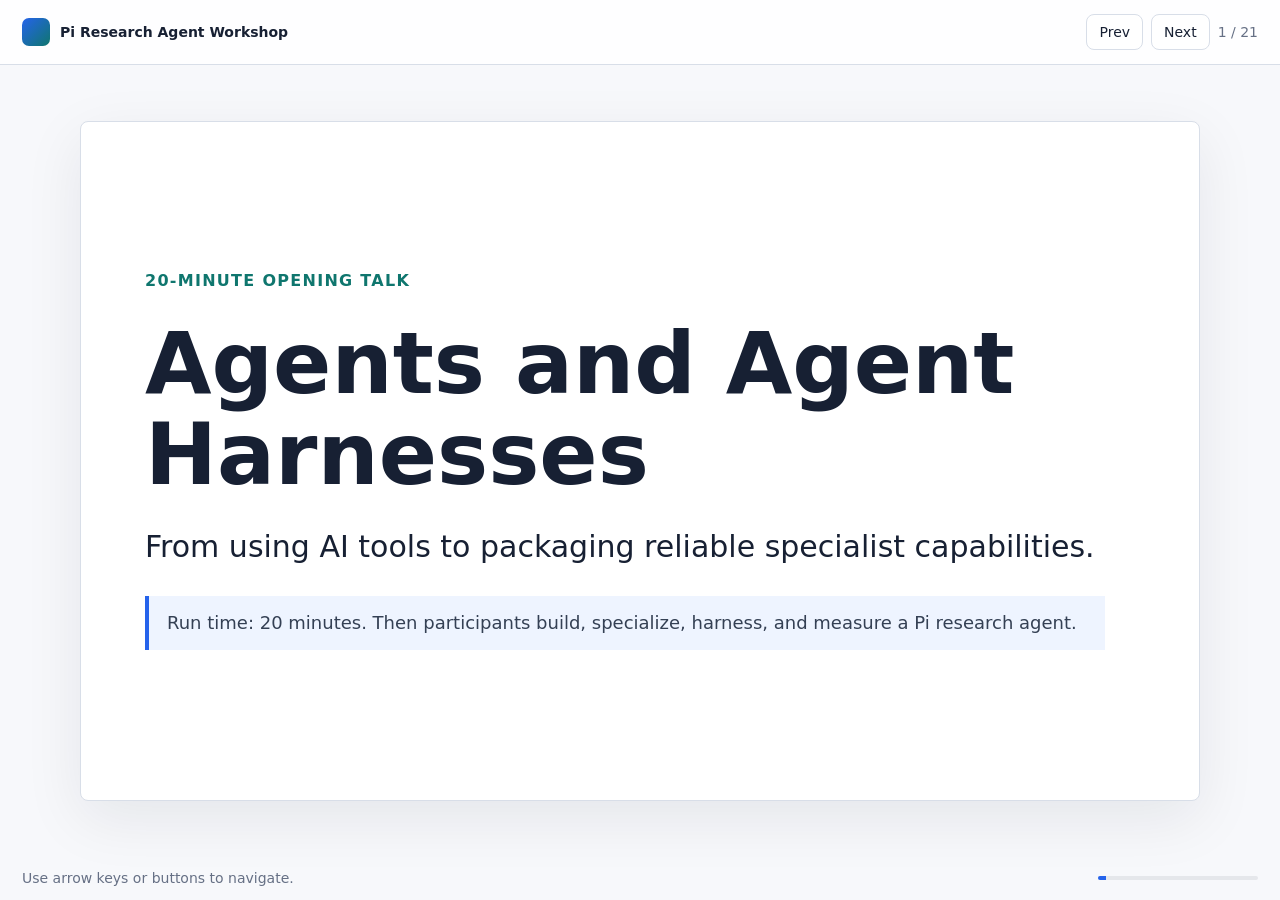
<file: presentation/index.html>
<!doctype html>
<html lang="en">
<head>
  <meta charset="utf-8">
  <meta name="viewport" content="width=device-width, initial-scale=1">
  <title>Agents and Agent Harnesses — Pi Research Agent Workshop</title>
  <style>
    :root {
      color-scheme: light;
      --ink: #172033;
      --muted: #667085;
      --line: #d8dee8;
      --bg: #f7f8fb;
      --panel: #ffffff;
      --accent: #2563eb;
      --accent-2: #0f766e;
      --warn: #b45309;
    }
    * { box-sizing: border-box; }
    html, body { margin: 0; height: 100%; }
    body {
      font-family: Inter, ui-sans-serif, system-ui, -apple-system, BlinkMacSystemFont, "Segoe UI", sans-serif;
      color: var(--ink);
      background: var(--bg);
    }
    .deck {
      min-height: 100vh;
      display: grid;
      grid-template-rows: auto 1fr auto;
    }
    header, footer {
      display: flex;
      align-items: center;
      justify-content: space-between;
      gap: 16px;
      padding: 14px 22px;
      color: var(--muted);
      font-size: 14px;
    }
    header {
      border-bottom: 1px solid var(--line);
      background: rgba(255,255,255,.92);
      position: sticky;
      top: 0;
      z-index: 2;
    }
    .brand {
      display: flex;
      align-items: center;
      gap: 10px;
      color: var(--ink);
      font-weight: 700;
    }
    .mark {
      width: 28px;
      height: 28px;
      border-radius: 7px;
      background: linear-gradient(135deg, var(--accent), var(--accent-2));
    }
    main {
      display: grid;
      place-items: center;
      padding: 24px;
    }
    .slide {
      width: min(1120px, 100%);
      min-height: min(680px, calc(100vh - 140px));
      display: none;
      background: var(--panel);
      border: 1px solid var(--line);
      border-radius: 8px;
      padding: clamp(28px, 5vw, 64px);
      box-shadow: 0 18px 60px rgba(15, 23, 42, .08);
    }
    .slide.active {
      display: grid;
      align-content: center;
      gap: 28px;
    }
    .eyebrow {
      color: var(--accent-2);
      font-size: 16px;
      font-weight: 700;
      text-transform: uppercase;
      letter-spacing: .08em;
    }
    h1, h2 {
      margin: 0;
      line-height: 1.05;
      letter-spacing: 0;
    }
    h1 { font-size: clamp(44px, 7vw, 86px); max-width: 960px; }
    h2 { font-size: clamp(36px, 5vw, 62px); max-width: 980px; }
    p {
      margin: 0;
      font-size: clamp(20px, 2.4vw, 30px);
      line-height: 1.35;
      max-width: 980px;
    }
    .small { font-size: 17px; color: var(--muted); }
    ul, ol {
      margin: 0;
      padding-left: 1.2em;
      display: grid;
      gap: 14px;
      max-width: 980px;
      font-size: clamp(20px, 2.2vw, 30px);
      line-height: 1.3;
    }
    .grid {
      display: grid;
      grid-template-columns: repeat(auto-fit, minmax(250px, 1fr));
      gap: 18px;
      width: 100%;
    }
    .box {
      border: 1px solid var(--line);
      border-radius: 8px;
      padding: 22px;
      background: #fbfcff;
    }
    .box h3 {
      margin: 0 0 10px;
      font-size: 22px;
    }
    .box p, .box li { font-size: 18px; }
    .box ul { font-size: 18px; gap: 8px; }
    .metric {
      display: grid;
      grid-template-columns: 1fr auto 1fr;
      gap: 16px;
      align-items: center;
      width: 100%;
    }
    .score {
      border: 1px solid var(--line);
      border-radius: 8px;
      padding: 24px;
      background: #fbfcff;
    }
    .score strong {
      display: block;
      font-size: clamp(34px, 5vw, 56px);
      color: var(--accent);
    }
    .arrow {
      color: var(--accent-2);
      font-size: 40px;
      font-weight: 800;
      text-align: center;
    }
    .note {
      border-left: 4px solid var(--accent);
      padding: 14px 18px;
      color: #344054;
      background: #eef4ff;
      font-size: 18px;
      line-height: 1.45;
      max-width: 960px;
    }
    code {
      font-family: ui-monospace, SFMono-Regular, Menlo, Consolas, monospace;
      background: #eef2f7;
      padding: .08em .3em;
      border-radius: 5px;
      font-size: .9em;
    }
    button {
      appearance: none;
      border: 1px solid var(--line);
      background: #fff;
      border-radius: 8px;
      padding: 9px 12px;
      color: var(--ink);
      font: inherit;
      cursor: pointer;
    }
    button:hover { border-color: var(--accent); }
    .controls {
      display: flex;
      align-items: center;
      gap: 8px;
    }
    .progress {
      height: 4px;
      background: #e5e7eb;
      border-radius: 999px;
      overflow: hidden;
      min-width: 160px;
    }
    .bar { height: 100%; width: 0; background: var(--accent); }
    @media (max-width: 760px) {
      header, footer { padding: 10px 12px; font-size: 12px; }
      main { padding: 12px; }
      .slide { min-height: calc(100vh - 112px); padding: 24px; }
      .metric { grid-template-columns: 1fr; }
      .arrow { transform: rotate(90deg); }
      .controls button { padding: 7px 9px; }
      .progress { min-width: 90px; }
    }
  </style>
</head>
<body>
  <div class="deck">
    <header>
      <div class="brand"><span class="mark"></span><span>Pi Research Agent Workshop</span></div>
      <div class="controls">
        <button id="prev" type="button" aria-label="Previous slide">Prev</button>
        <button id="next" type="button" aria-label="Next slide">Next</button>
        <span id="count">1 / 15</span>
      </div>
    </header>
    <main>
      <section class="slide active">
        <div class="eyebrow">20-minute opening talk</div>
        <h1>Agents and Agent Harnesses</h1>
        <p>From using AI tools to packaging reliable specialist capabilities.</p>
        <div class="note">Run time: 20 minutes. Then participants build, specialize, harness, and measure a Pi research agent.</div>
      </section>

      <section class="slide">
        <div class="eyebrow">0-3 minutes</div>
        <h2>What makes an agent different from a chatbot?</h2>
        <ul>
          <li>A chatbot answers in the moment.</li>
          <li>An agent works inside a system: files, tools, instructions, state, and feedback.</li>
          <li>A useful agent leaves artifacts another person or system can inspect.</li>
        </ul>
      </section>

      <section class="slide">
        <div class="eyebrow">Agent anatomy</div>
        <h2>Agent = model + role + context + tools + checks</h2>
        <div class="grid">
          <div class="box"><h3>Role</h3><p>What job is this agent hired to do?</p></div>
          <div class="box"><h3>Tools</h3><p>What actions can it safely take?</p></div>
          <div class="box"><h3>Context</h3><p>What files, examples, and memory guide it?</p></div>
          <div class="box"><h3>Checks</h3><p>How do we know the result is usable?</p></div>
        </div>
      </section>

      <section class="slide">
        <div class="eyebrow">OpenClaw pattern</div>
        <h2>Production agent teams use specialized roles</h2>
        <ul>
          <li>Orchestrator: chooses the route and owns final synthesis.</li>
          <li>Researcher: gathers context and evidence.</li>
          <li>Builder: edits code or artifacts.</li>
          <li>QA: tests behavior and finds failure modes.</li>
          <li>Planner: turns goals into constraints and acceptance criteria.</li>
        </ul>
      </section>

      <section class="slide">
        <div class="eyebrow">Pi.dev architecture</div>
        <h2>Pi.dev gives the workshop a visible agent stack</h2>
        <div class="grid">
          <div class="box"><h3>Browser UI</h3><p>Participants can see the run surface, chat modes, harness lab, compare view, and recovery paths without extra setup.</p></div>
          <div class="box"><h3>Pi agent runtime</h3><p>Pi.dev starts with a deliberately small default tool surface, then the workshop layers in only the extra prompts, extensions, and checks we need.</p></div>
          <div class="box"><h3>Filesystem artifacts</h3><p>Each run leaves files behind: briefs, transcripts, traces, and harness reports that can be inspected later.</p></div>
          <div class="box"><h3>Container packaging</h3><p>Everything ships as one Docker image, so the environment is reproducible across laptops and easy to retest clean-room.</p></div>
        </div>
      </section>

      <section class="slide">
        <div class="eyebrow">Why it works for this workshop</div>
        <h2>OpenClaw makes Pi.dev teachable in 45 minutes</h2>
        <ul>
          <li>OpenClaw frames the agent as a system, not just a prompt, so participants can see the small default Pi.dev runtime and the extra harness/tooling layers separately.</li>
          <li>We can show end-user results first in the browser, then later reveal the exact files, prompts, and checks that produced them.</li>
          <li>The harness lab makes reliability concrete: loose run, guarded run, scorecard, and report all live in one flow.</li>
          <li>Because the stack is packaged and observable, the same workshop can be demoed, tested, and rerun clean-room without changing the teaching path.</li>
        </ul>
      </section>

      <section class="slide">
        <div class="eyebrow">3-7 minutes</div>
        <h2>Specialization is more than a better prompt</h2>
        <ul>
          <li>Prompt: the instruction.</li>
          <li>Tool: the action surface.</li>
          <li>Skill: reusable procedure.</li>
          <li>Domain pack: local expertise and examples.</li>
          <li>Harness: boundaries, telemetry, and validation.</li>
        </ul>
      </section>

      <section class="slide">
        <div class="eyebrow">Reference takeaway</div>
        <h2>Start with the smallest useful loop</h2>
        <ul>
          <li>Anthropic's agent guidance: simple composable patterns beat unnecessary framework complexity.</li>
          <li>Use workflows when the path is known.</li>
          <li>Use agents when the model needs to choose tools and process dynamically.</li>
          <li>In this workshop: baseline first, then specialization, then harness.</li>
        </ul>
      </section>

      <section class="slide">
        <div class="eyebrow">7-12 minutes</div>
        <h2>Prompts ask. Harnesses enforce.</h2>
        <div class="grid">
          <div class="box">
            <h3>Prompt-only agent</h3>
            <ul>
              <li>Can sound correct.</li>
              <li>May skip evidence boundaries.</li>
              <li>May use tools inconsistently.</li>
              <li>Produces prose, not proof.</li>
            </ul>
          </div>
          <div class="box">
            <h3>Harnessed specialist</h3>
            <ul>
              <li>Tool policy constrains actions.</li>
              <li>Evidence gate validates output.</li>
              <li>Trace artifacts show what happened.</li>
              <li>Harness report becomes a trust artifact.</li>
            </ul>
          </div>
        </div>
      </section>

      <section class="slide">
        <div class="eyebrow">Harness components</div>
        <h2>A harness wraps the model with operating rules</h2>
        <ul>
          <li>Allowed tools and blocked actions.</li>
          <li>Evidence requirements and source boundaries.</li>
          <li>Output schema and quality checklist.</li>
          <li>Telemetry: traces, logs, provenance, and reports.</li>
          <li>Recovery path when providers or tools fail.</li>
        </ul>
      </section>

      <section class="slide">
        <div class="eyebrow">Harness anatomy</div>
        <h2>If it is not the model, it is the harness</h2>
        <div class="grid">
          <div class="box"><h3>State</h3><p>Files, memory, outputs, traces.</p></div>
          <div class="box"><h3>Tools</h3><p>Search, PDF reading, ranking, shell, browser.</p></div>
          <div class="box"><h3>Environment</h3><p>Docker, sandbox, mounted workspace.</p></div>
          <div class="box"><h3>Feedback</h3><p>Checks, scorecards, retries, review loops.</p></div>
        </div>
      </section>

      <section class="slide">
        <div class="eyebrow">12-16 minutes</div>
        <h2>Measuring improvement needs a baseline</h2>
        <div class="metric">
          <div class="score"><span>Generic</span><strong>0 / 5</strong><p class="small">Loose prompt, weak evidence, no enforceable checks.</p></div>
          <div class="arrow">→</div>
          <div class="score"><span>Harnessed</span><strong>5 / 5</strong><p class="small">Policy, evidence, provenance, trace, validation.</p></div>
        </div>
        <div class="note">The exact number matters less than the visible delta. Participants should see what changed and why.</div>
      </section>

      <section class="slide">
        <div class="eyebrow">Workshop lab</div>
        <h2>The hands-on loop</h2>
        <ol>
          <li>Run a generic research brief agent.</li>
          <li>Add tools, domain context, and specialist instructions.</li>
          <li>Run loose agent vs harnessed agent.</li>
          <li>Build the scorecard.</li>
          <li>Inspect <code>harness-report.json</code> and compare outputs.</li>
        </ol>
      </section>

      <section class="slide">
        <div class="eyebrow">Telemetry</div>
        <h2>What telemetry teaches us</h2>
        <ul>
          <li>Which tool paths were actually used?</li>
          <li>Where did the agent skip evidence or overclaim?</li>
          <li>Did model swap change quality or just wording?</li>
          <li>Which failure should become the next harness rule?</li>
        </ul>
      </section>

      <section class="slide">
        <div class="eyebrow">Ratchet</div>
        <h2>Every repeated mistake should become a harness change</h2>
        <ol>
          <li>Observe the failure.</li>
          <li>Name the missing capability or boundary.</li>
          <li>Add a tool, source, rule, check, or recovery path.</li>
          <li>Rerun and compare the output.</li>
        </ol>
      </section>

      <section class="slide">
        <div class="eyebrow">Trust artifact</div>
        <h2>The report is part of the product</h2>
        <ul>
          <li>Inputs used.</li>
          <li>Tools called.</li>
          <li>Evidence checked.</li>
          <li>Validation result.</li>
          <li>Known limitations and review boundaries.</li>
        </ul>
      </section>

      <section class="slide">
        <div class="eyebrow">Reddi Agent Protocol bridge</div>
        <h2>A specialist listing should expose its harness</h2>
        <ul>
          <li>Input contract.</li>
          <li>Allowed tools.</li>
          <li>Evidence policy.</li>
          <li>Validation report.</li>
          <li>Trace or audit artifact.</li>
          <li>Price and usage assumptions.</li>
        </ul>
      </section>

      <section class="slide">
        <div class="eyebrow">16-20 minutes</div>
        <h2>What participants will build now</h2>
        <ul>
          <li>A local Pi research agent in Docker.</li>
          <li>A generic baseline brief.</li>
          <li>A specialist arXiv/domain-pack brief.</li>
          <li>A harnessed run with scorecard and report.</li>
          <li>A clearer sense of what could be sold or reused.</li>
        </ul>
      </section>

      <section class="slide">
        <div class="eyebrow">Close</div>
        <h2>Your workflow can become a capability</h2>
        <p>When the model, tools, context, harness, and evidence trail travel together, an agent stops being a demo and starts becoming a reusable product.</p>
      </section>

      <section class="slide">
        <div class="eyebrow">References</div>
        <h2>Further reading</h2>
        <ul>
          <li>Anthropic: <code>Building effective agents</code></li>
          <li>Augment Code: <code>Harness Engineering for AI Coding Agents</code></li>
          <li>Mitchell Hashimoto: <code>My AI Adoption Journey</code></li>
          <li>OpenAI: <code>Harness engineering</code></li>
          <li>LangChain: <code>The Anatomy of an Agent Harness</code></li>
        </ul>
      </section>

      <section class="slide">
        <div class="eyebrow">Workshop links</div>
        <h2>Start here</h2>
        <ul>
          <li>GitHub: <code>github.com/nissan/pi-research-agent-workshop</code></li>
          <li>Docker: <code>nissan/pi-research-agent-workshop:latest</code></li>
          <li>Guide: <code>participant-share/index.html</code></li>
          <li>Tester worksheet: <code>participant-tester-worksheet/index.html</code></li>
        </ul>
      </section>
    </main>
    <footer>
      <span>Use arrow keys or buttons to navigate.</span>
      <div class="progress" aria-hidden="true"><div class="bar" id="bar"></div></div>
    </footer>
  </div>
  <script>
    const slides = Array.from(document.querySelectorAll('.slide'));
    const count = document.getElementById('count');
    const bar = document.getElementById('bar');
    let index = 0;
    function show(next) {
      index = Math.max(0, Math.min(slides.length - 1, next));
      slides.forEach((slide, i) => slide.classList.toggle('active', i === index));
      count.textContent = (index + 1) + ' / ' + slides.length;
      bar.style.width = (((index + 1) / slides.length) * 100) + '%';
      location.hash = String(index + 1);
    }
    document.getElementById('prev').addEventListener('click', () => show(index - 1));
    document.getElementById('next').addEventListener('click', () => show(index + 1));
    document.addEventListener('keydown', (event) => {
      if (event.key === 'ArrowRight' || event.key === 'PageDown' || event.key === ' ') show(index + 1);
      if (event.key === 'ArrowLeft' || event.key === 'PageUp') show(index - 1);
      if (event.key === 'Home') show(0);
      if (event.key === 'End') show(slides.length - 1);
    });
    const start = Number(location.hash.replace('#', ''));
    if (Number.isInteger(start) && start > 0) index = start - 1;
    show(index);
  </script>
</body>
</html>
</file>
